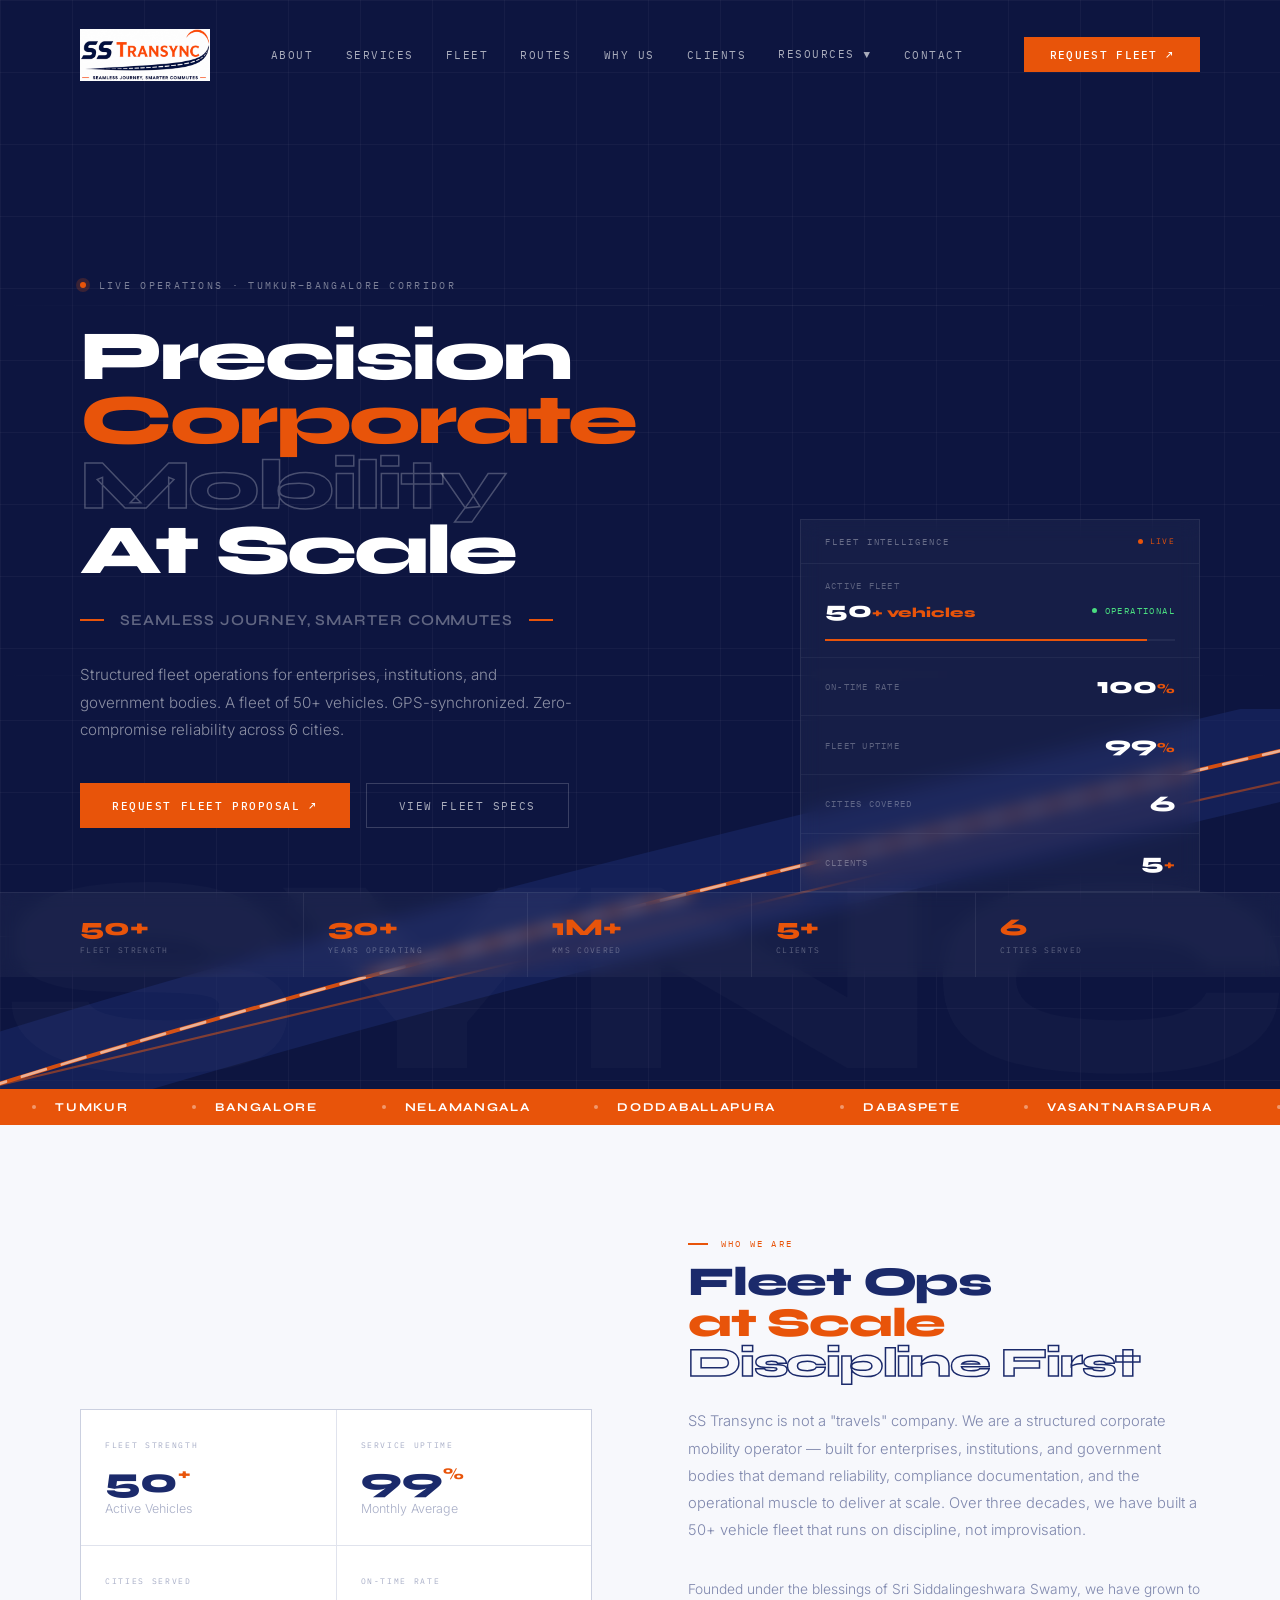
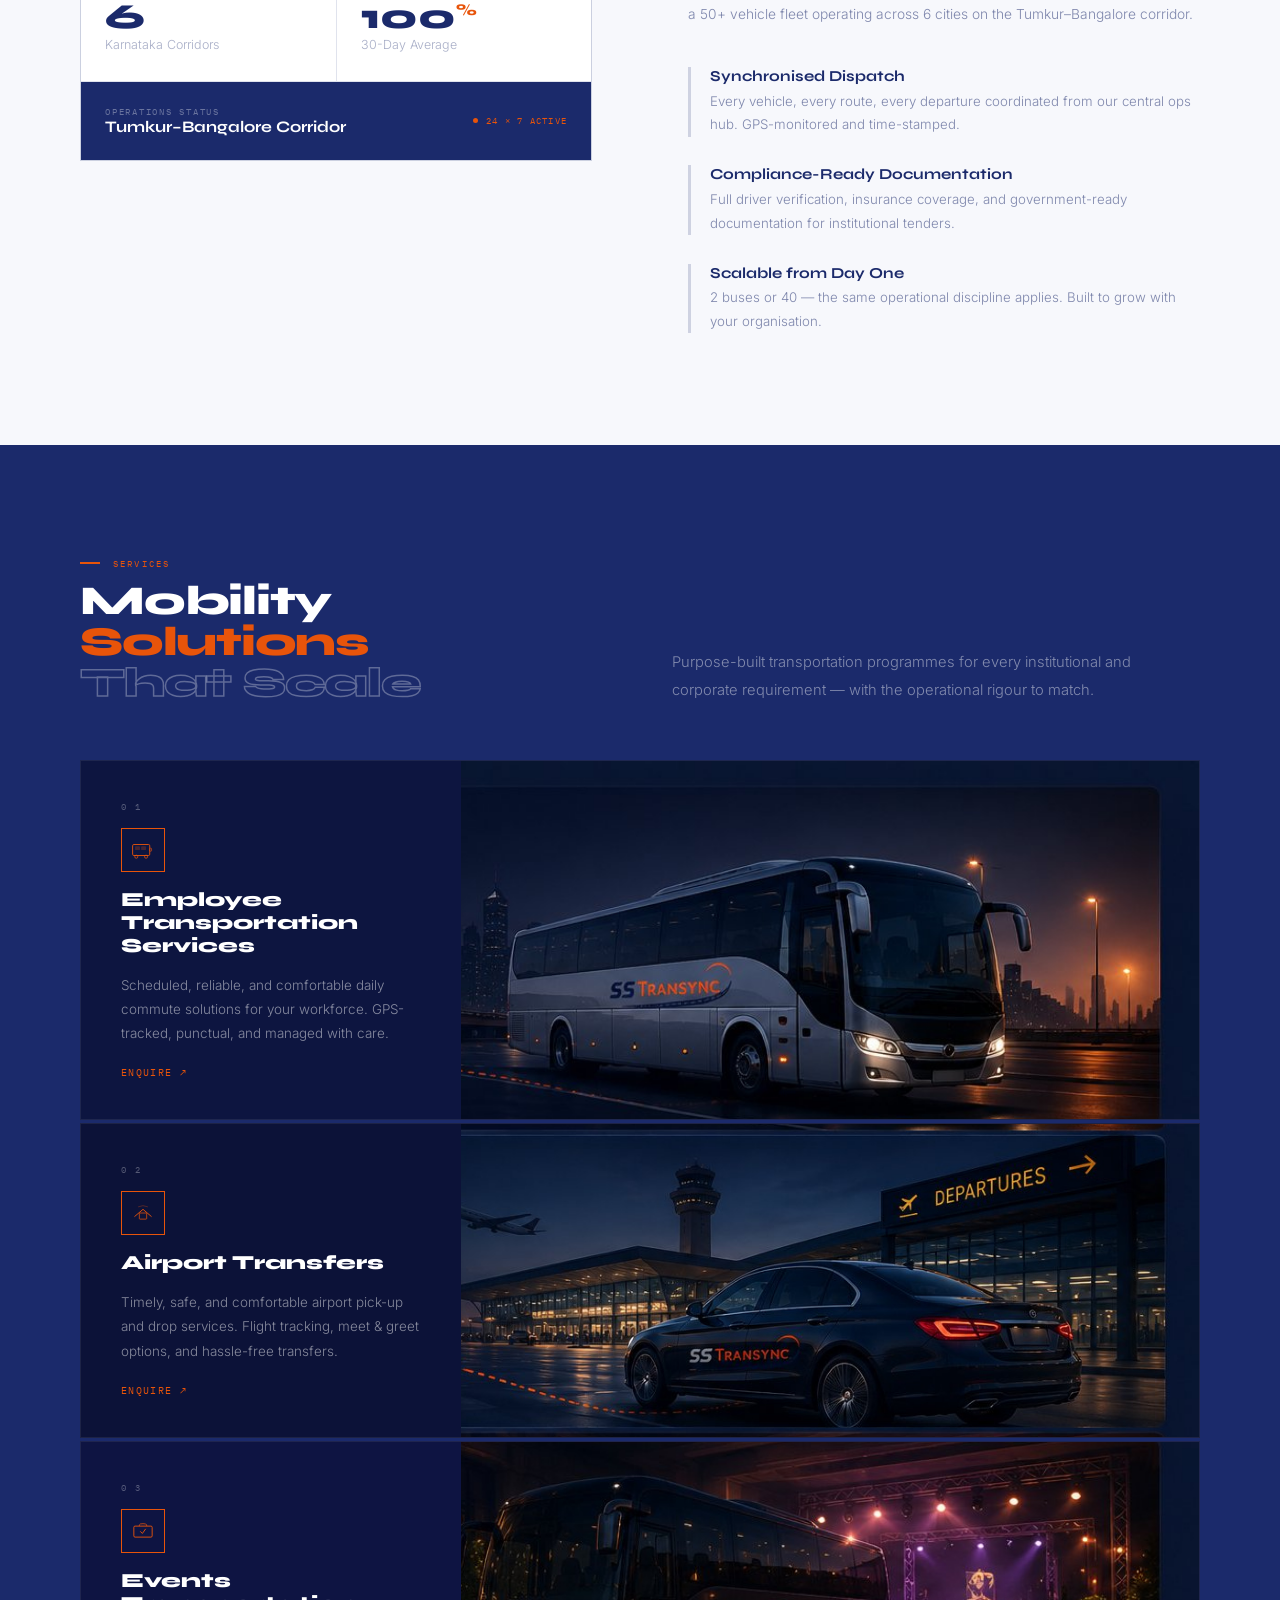
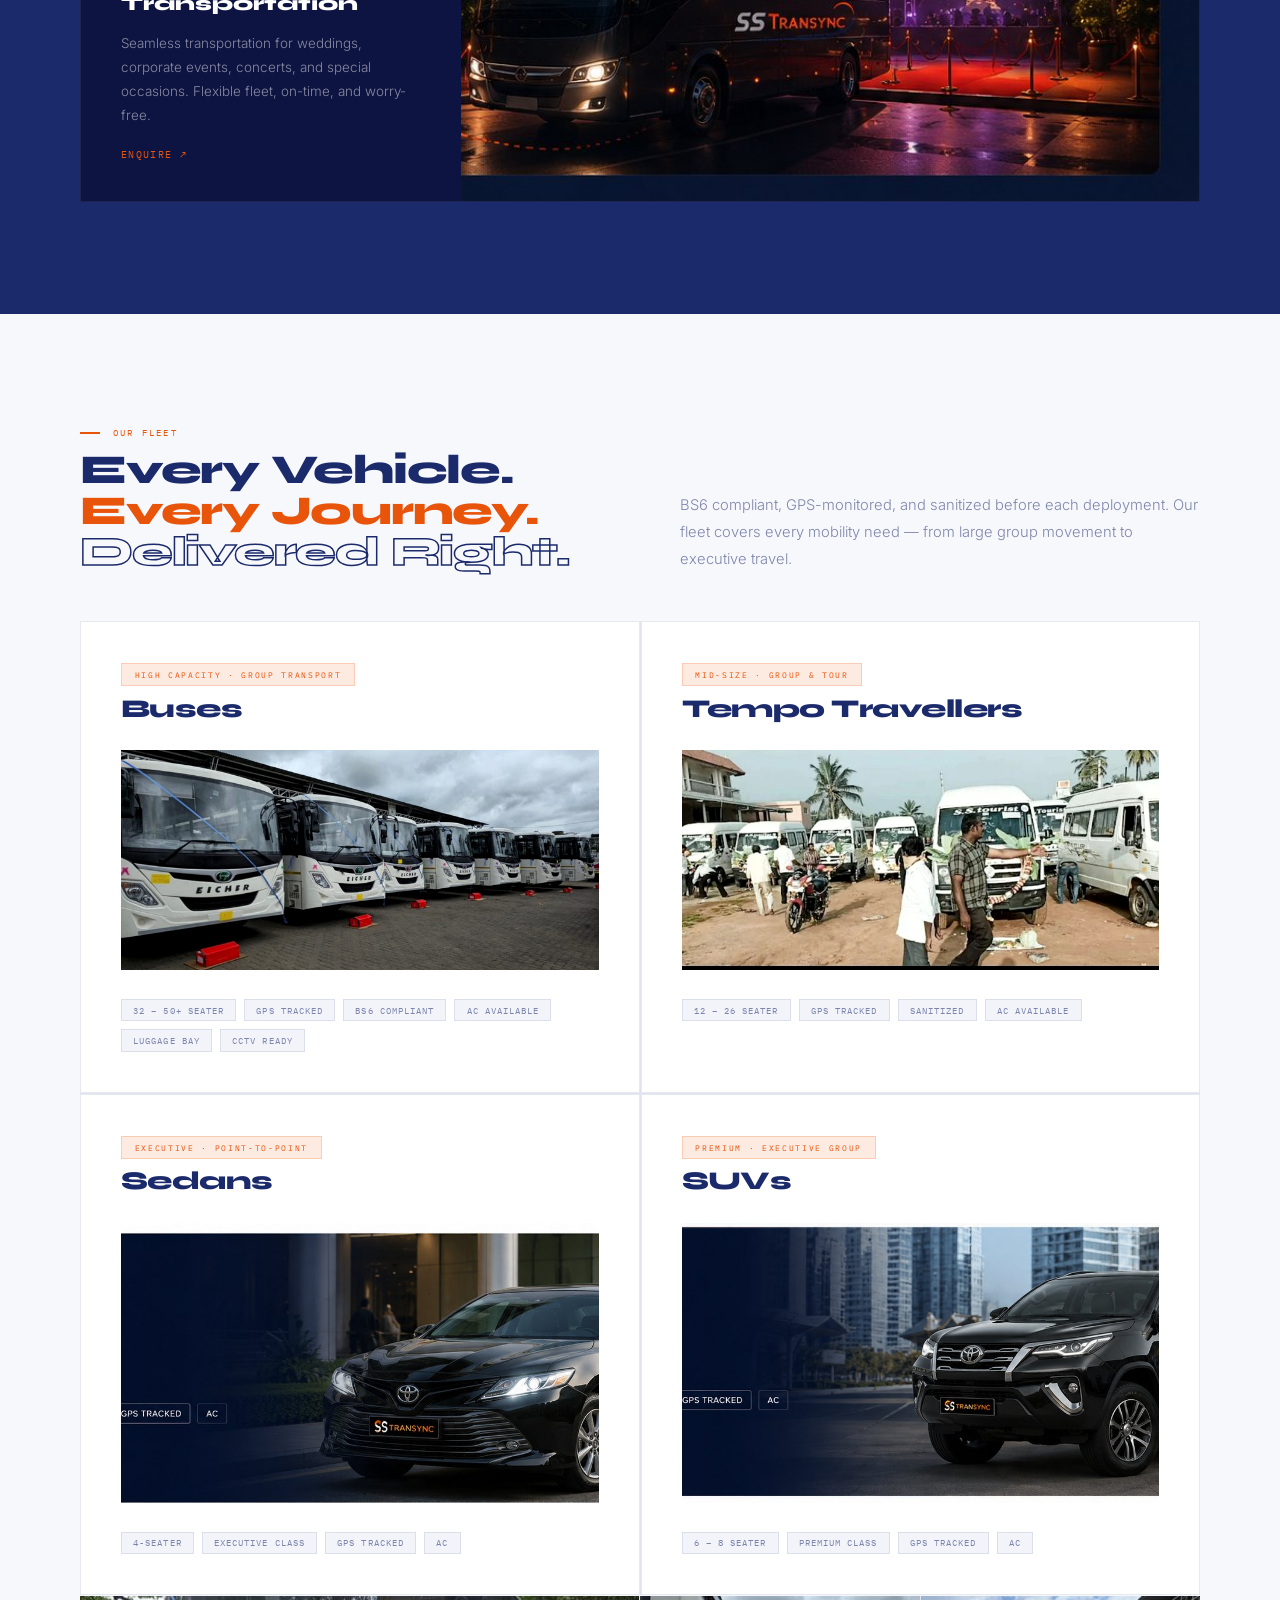
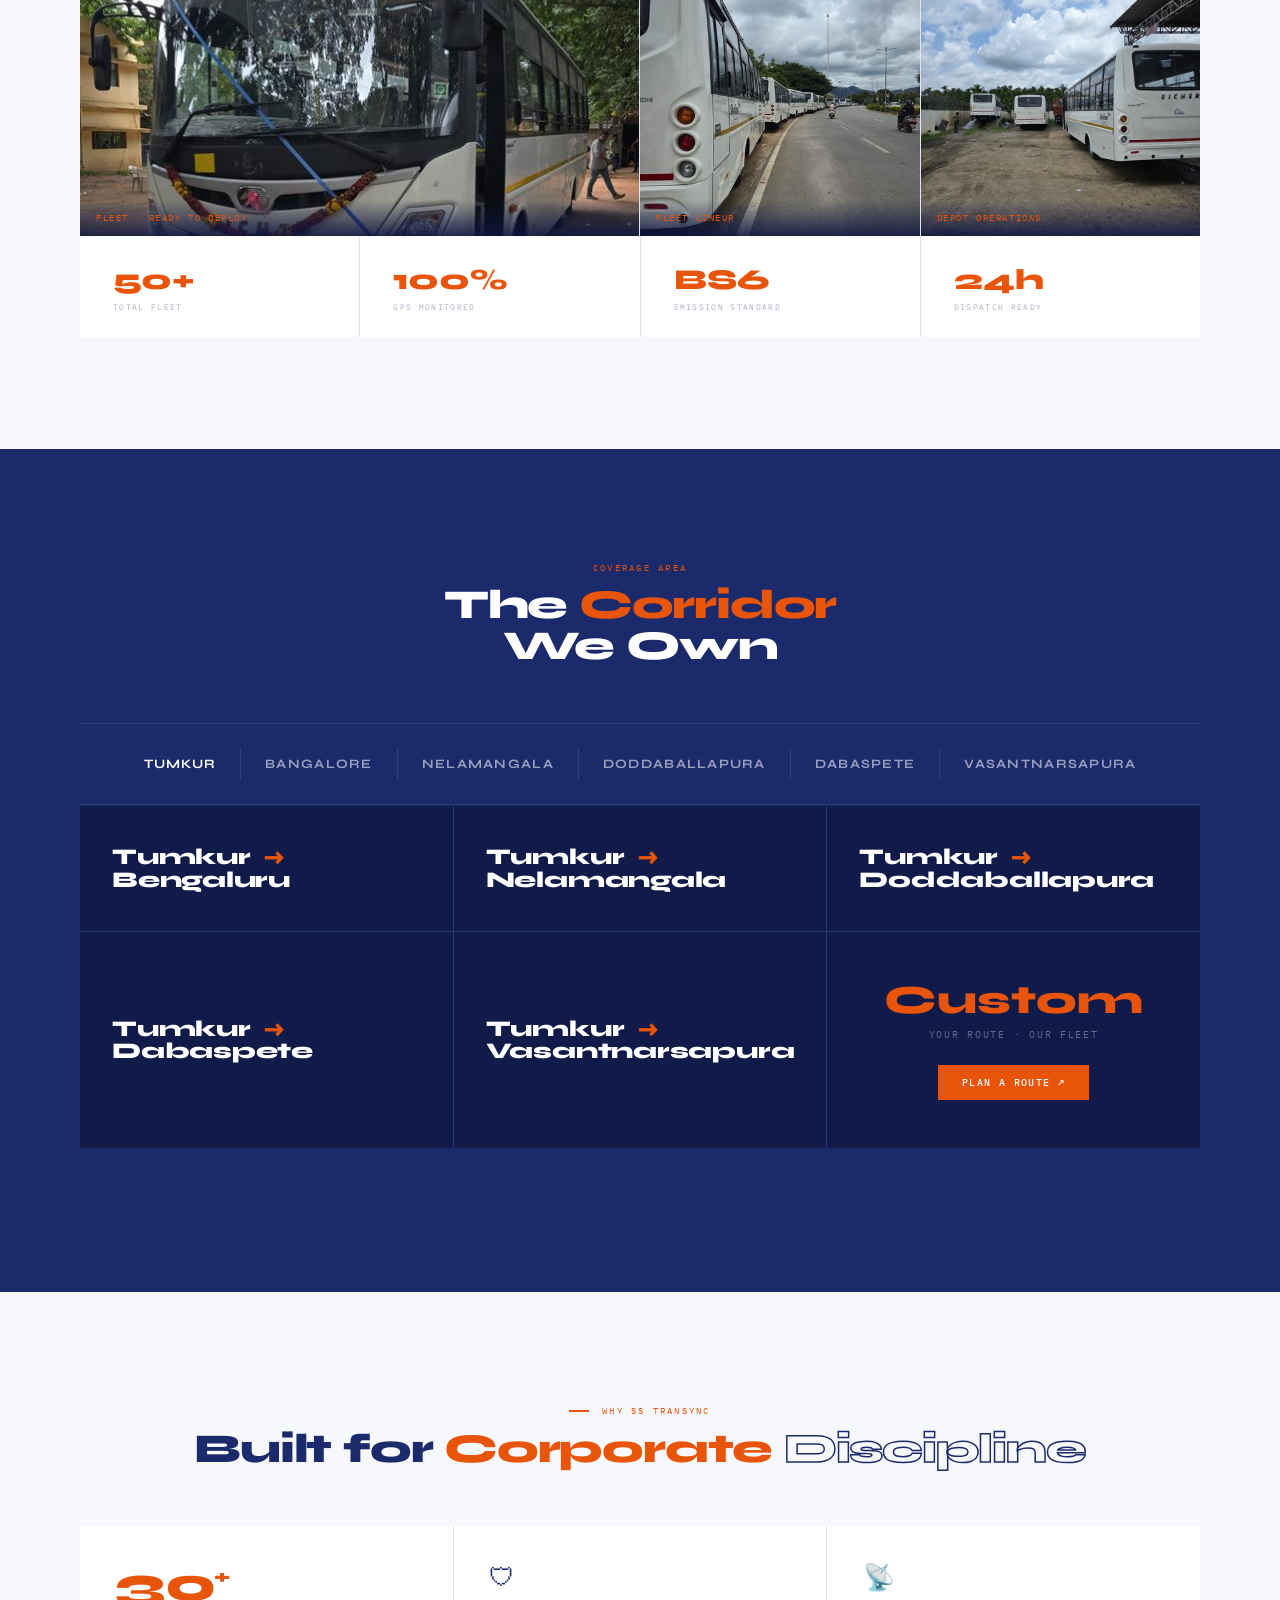
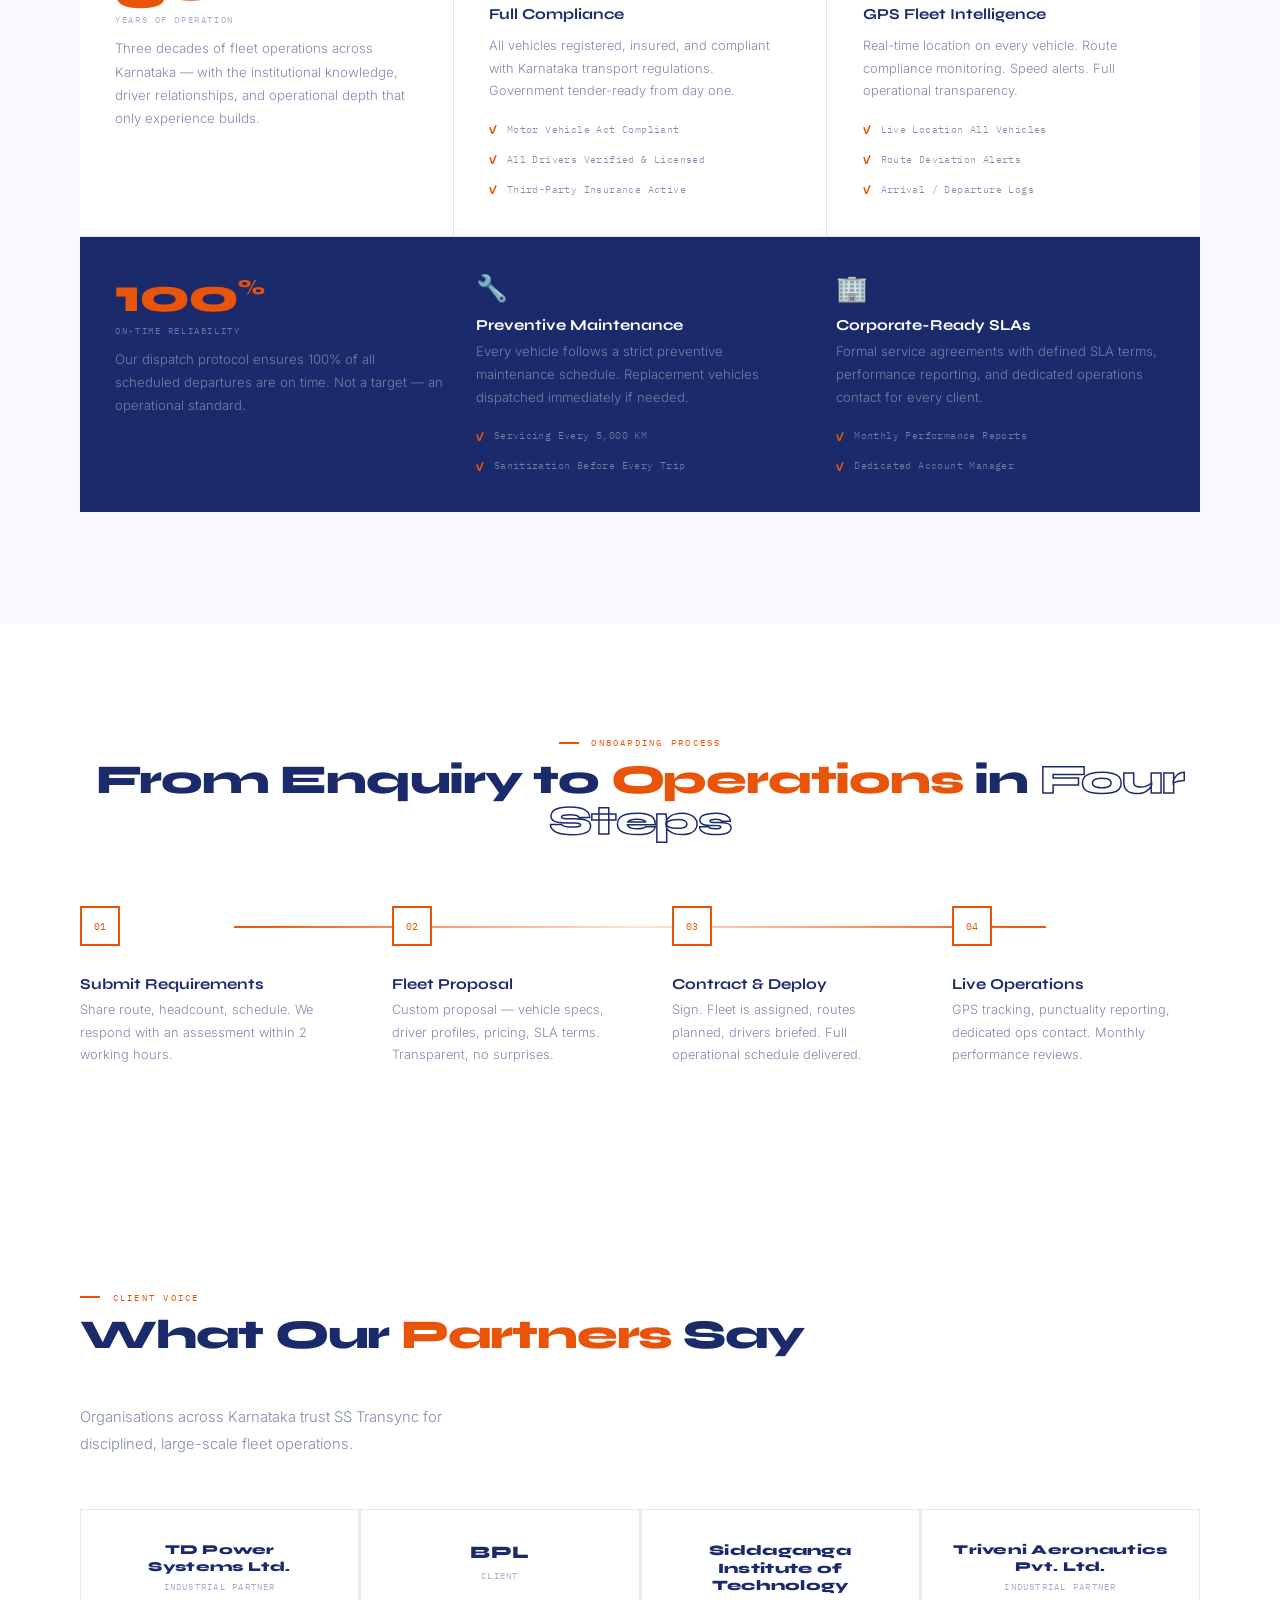
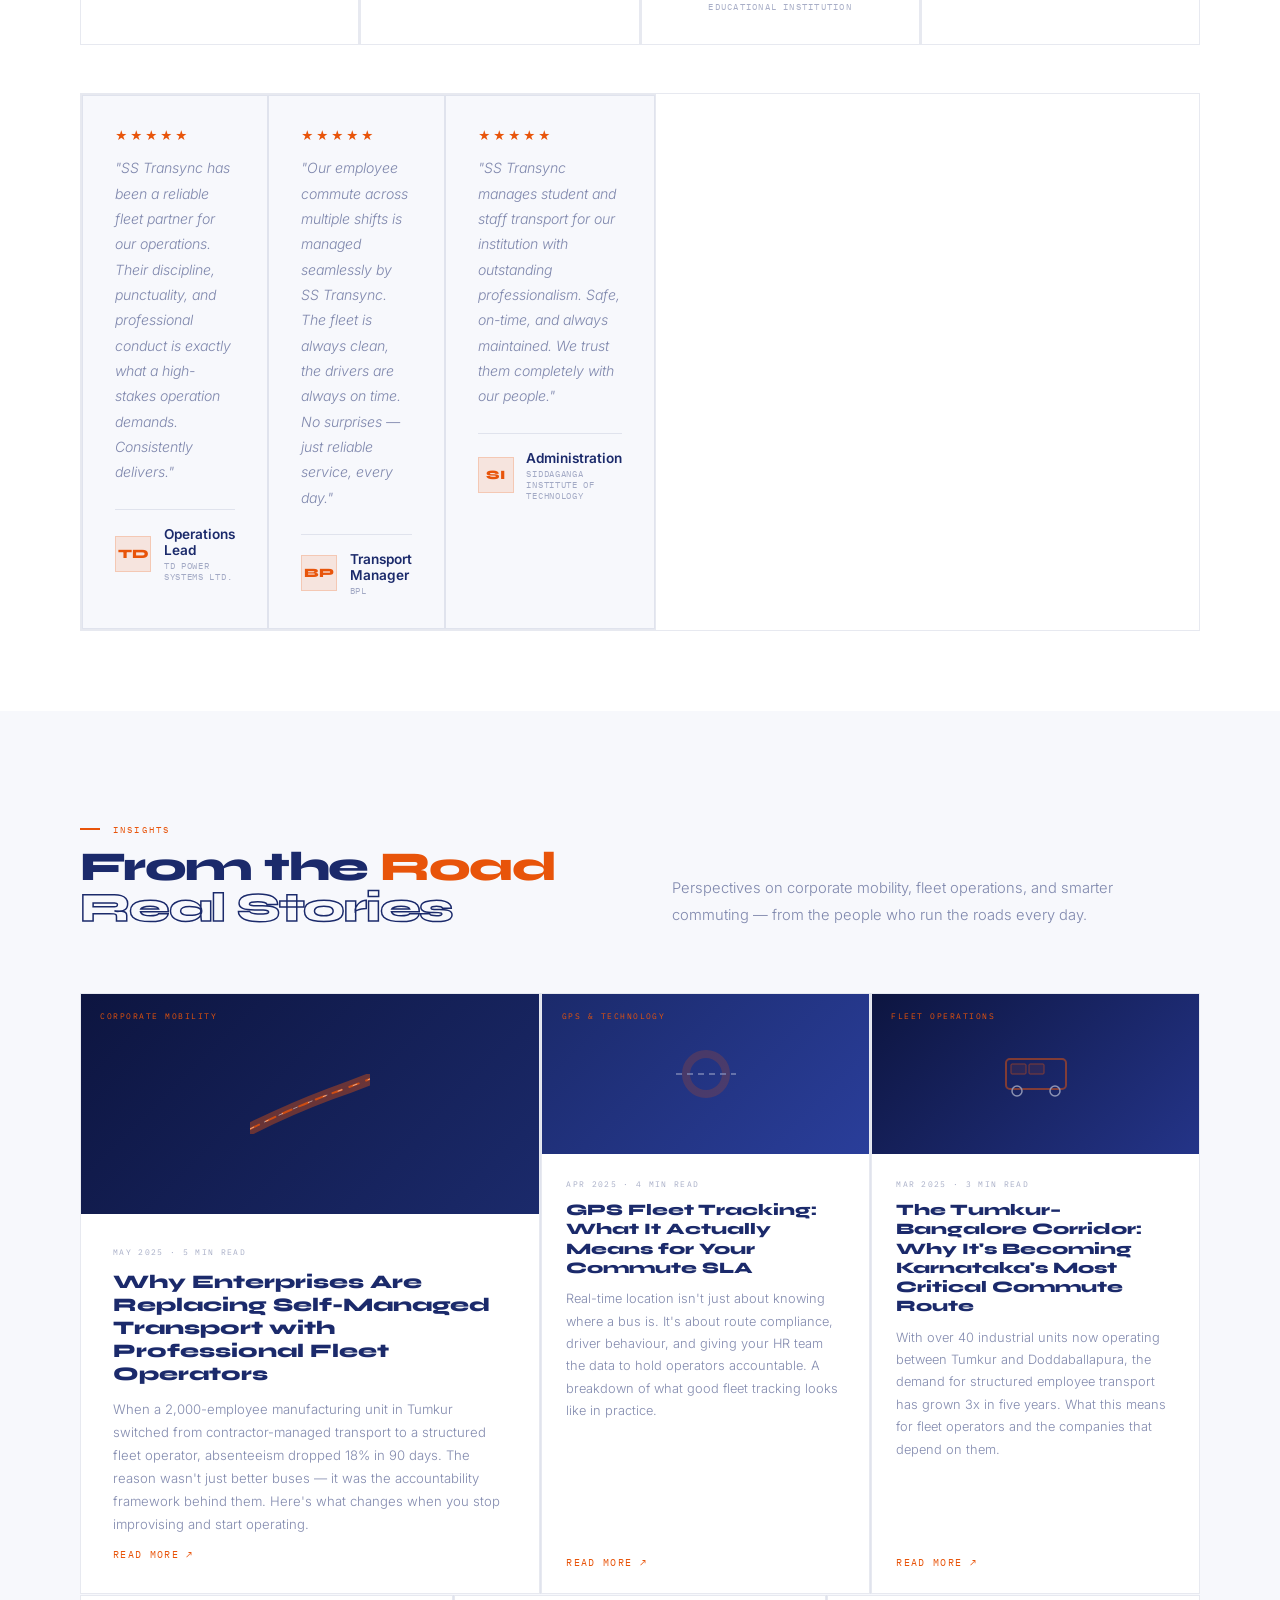
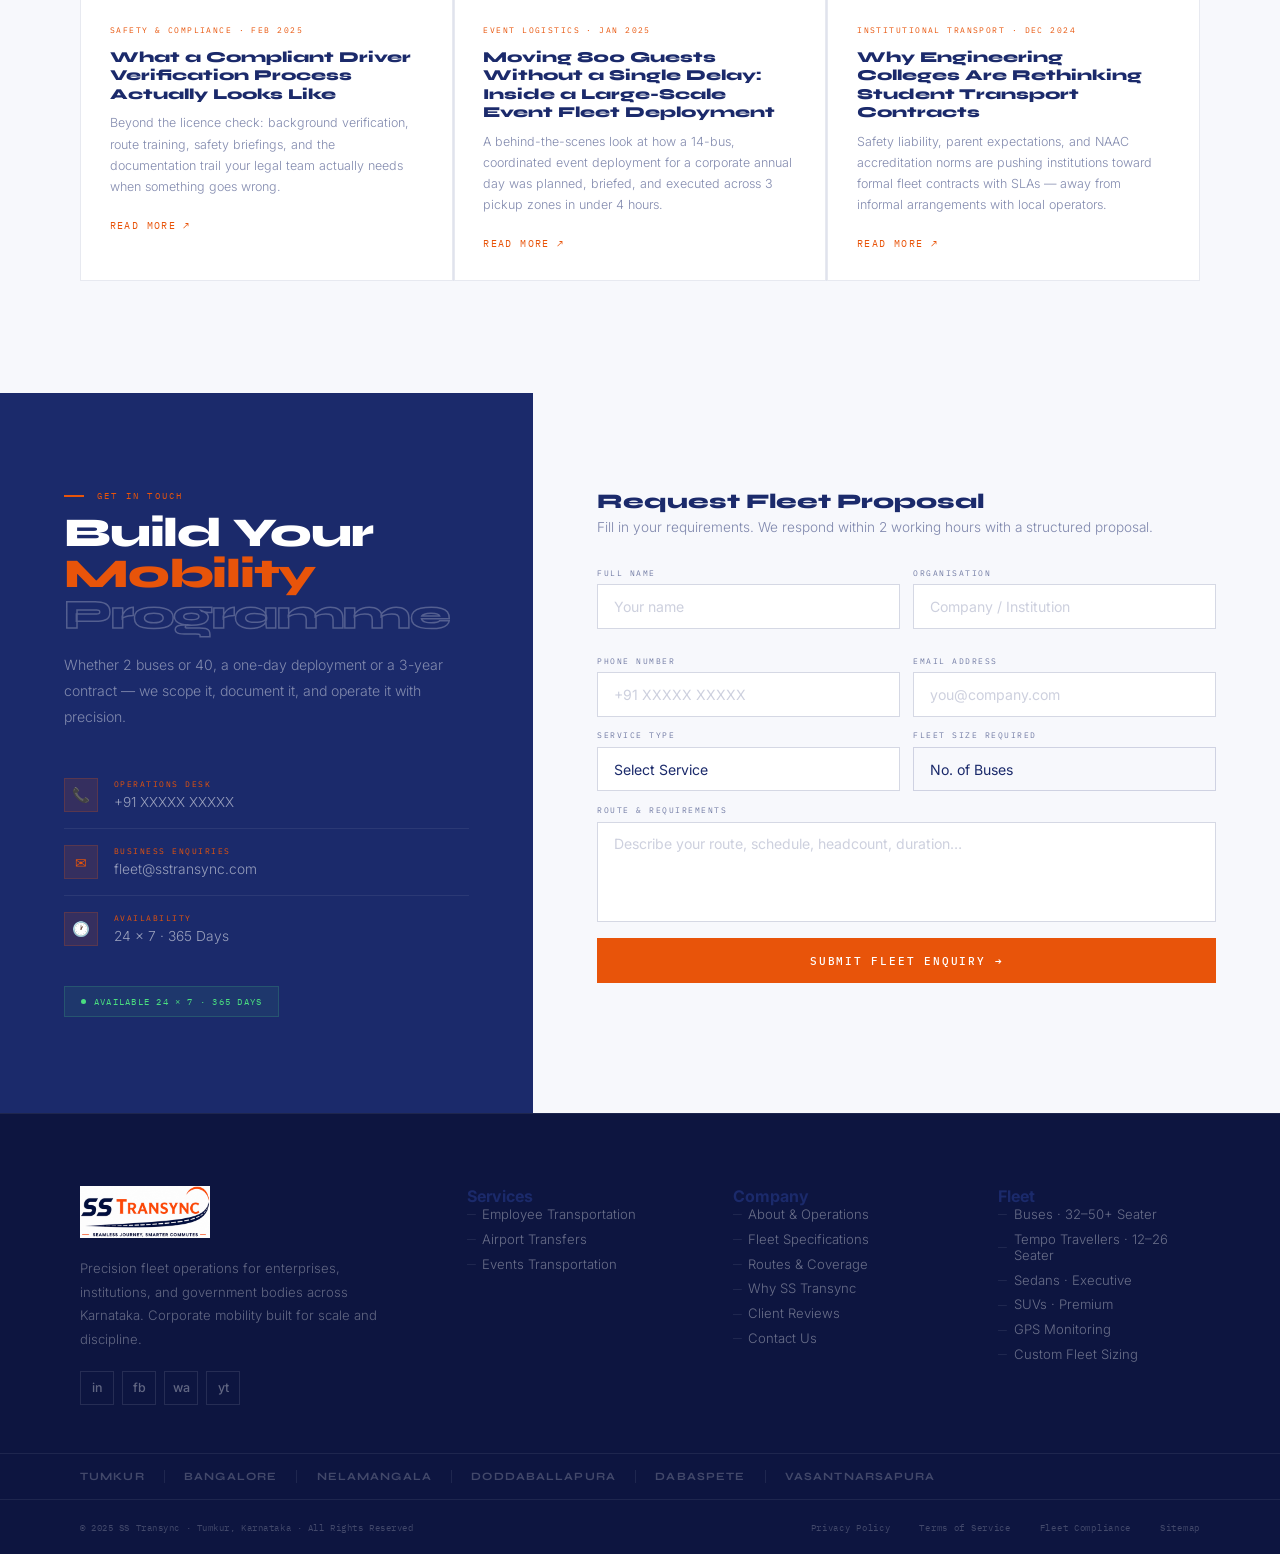
<file: index.html>
<!DOCTYPE html>
<html lang="en">
<head>
<meta charset="UTF-8">
<meta name="viewport" content="width=device-width, initial-scale=1.0">
<meta name="description" content="SS Transync — Seamless Journey, Smarter Commutes. Karnataka's premier Corporate Mobility & Employee Transportation company. Tumkur · Bangalore · Nelamangala · Doddaballapura · Dabaspete · Vasantnarsapura.">
<title>SS Transync | Seamless Journey, Smarter Commutes — Corporate Mobility at Scale</title>
<link rel="preconnect" href="https://fonts.googleapis.com">
<link href="https://fonts.googleapis.com/css2?family=Syne:wght@400;500;600;700;800&family=Inter:wght@300;400;500;600&family=IBM+Plex+Mono:wght@400;500&display=swap" rel="stylesheet">
<link rel="stylesheet" href="css/style.css">
</head>
<body>

<!-- MOBILE NAV -->
<div class="mnav" id="mnav">
  <button class="mnav-x" id="mnav-x">✕</button>
  <a href="#about" onclick="cm()">About</a>
  <a href="#svc" onclick="cm()">Services</a>
  <a href="#fleet" onclick="cm()">Fleet</a>
  <a href="#routes" onclick="cm()">Routes</a>
  <a href="#trust" onclick="cm()">Why Us</a>
  <a href="#blog" onclick="cm()">Blog</a>
  <a href="#contact" onclick="cm()">Contact</a>
</div>

<!-- NAV -->
<nav id="nav">
  <a href="#hero" class="logo-wrap">
    <img src="assets/image-12.png" alt="SS Transync" class="logo-img">
  </a>
  <ul class="nav-links">
    <li><a href="#about">About</a></li>
    <li><a href="#svc">Services</a></li>
    <li><a href="#fleet">Fleet</a></li>
    <li><a href="#routes">Routes</a></li>
    <li><a href="#trust">Why Us</a></li>
    <li><a href="#testi">Clients</a></li>
    <li class="nav-dropdown">
      <a href="#resources" class="nav-drop-trigger">Resources &#9660;</a>
      <div class="nav-drop-menu">
        <a href="#blog">Blogs</a>
      </div>
    </li>
    <li><a href="#contact">Contact</a></li>
  </ul>
  <a href="#contact" class="nav-btn">Request Fleet ↗</a>
  <button class="burger" id="burg" aria-label="Menu"><span></span><span></span><span></span></button>
</nav>

<!-- ═══════ HERO ═══════ -->
<section id="hero">
  <div class="hero-grid"></div>
  <div class="h-rule" style="top:28%"></div>
  <div class="h-rule" style="top:62%"></div>
  <!-- Orange arc from logo motif -->
  <!-- Arc motif from card — prominent orange quarter circle top right -->
  <div class="hero-arc"></div>
  <div class="hero-arc-2"></div>
  <div class="hero-arc-3"></div>
  <!-- Road motif SVG -->
  <!-- Road sweep — brand motif matching business card exactly -->
  <svg class="hero-road" viewBox="0 0 1440 340" preserveAspectRatio="none" fill="none">
    <!-- Road body — thick navy sweep -->
    <path d="M-20 340 Q300 260 700 180 Q1050 110 1480 30" stroke="#1B2A6B" stroke-width="90" opacity="0.55" stroke-linecap="round"/>
    <!-- Road edge top -->
    <path d="M-20 340 Q300 260 700 180 Q1050 110 1480 30" stroke="#E8540A" stroke-width="3.5" opacity="0.9" stroke-linecap="round"/>
    <!-- Road edge bottom offset -->
    <path d="M-20 340 Q320 275 720 200 Q1070 130 1500 55" stroke="#E8540A" stroke-width="2" opacity="0.5" stroke-linecap="round"/>
    <!-- Centre dashed white line -->
    <path d="M-20 340 Q300 260 700 180 Q1050 110 1480 30" stroke="white" stroke-width="2.5" stroke-dasharray="28 18" opacity="0.55" stroke-linecap="round"/>
  </svg>
  <div class="hero-bgword">SYNC</div>

  <div class="hero-inner">
    <!-- LEFT -->
    <div>
      <div class="kicker">
        <div class="k-dot"></div>
        <span class="k-txt">Live Operations · Tumkur–Bangalore Corridor</span>
      </div>

      <h1 class="hero-h1">
        Precision<br>
        <span class="o">Corporate</span><br>
        <span class="ghost">Mobility</span><br>
        At Scale
      </h1>

      <div class="hero-tagline">Seamless Journey, Smarter Commutes</div>

      <p class="hero-sub">
        Structured fleet operations for enterprises, institutions, and government bodies.
        A fleet of 50+ vehicles. GPS-synchronized. Zero-compromise reliability across 6 cities.
      </p>

      <div class="hero-btns">
        <a href="#contact" class="btn-o">Request Fleet Proposal ↗</a>
        <a href="#fleet" class="btn-n">View Fleet Specs</a>
      </div>
    </div>

    <!-- RIGHT — PANEL -->
    <div class="hero-panel">
      <div class="panel-hd">
        <span class="panel-hd-t">Fleet Intelligence</span>
        <div class="live-pill">Live</div>
      </div>
      <div class="panel-row-full">
        <div class="pr-l">Active Fleet</div>
        <div style="display:flex;align-items:center;justify-content:space-between">
          <div class="pr-v">50<span>+ vehicles</span></div>
          <div class="status-ok">Operational</div>
        </div>
        <div class="pr-bar"><div class="pr-fill" style="width:92%"></div></div>
      </div>
      <div class="panel-row">
        <div>
          <div class="pr-l">On-Time Rate</div>
        </div>
        <div class="pr-v">100<span>%</span></div>
      </div>
      <div class="panel-row">
        <div>
          <div class="pr-l">Fleet Uptime</div>
        </div>
        <div class="pr-v">99<span>%</span></div>
      </div>
      <div class="panel-row">
        <div>
          <div class="pr-l">Cities Covered</div>
        </div>
        <div class="pr-v">6</div>
      </div>
      <div class="panel-row" style="border-bottom:none">
        <div>
          <div class="pr-l">Clients</div>
        </div>
        <div class="pr-v">5<span>+</span></div>
      </div>
    </div>
  </div>

  <!-- METRICS BAR -->
  <div class="hero-metrics-bar">
    <div class="hmb-inner">
      <div class="hm"><div class="hm-n">50+</div><div class="hm-l">Fleet Strength</div></div>
      <div class="hm"><div class="hm-n">30+</div><div class="hm-l">Years Operating</div></div>
      <div class="hm"><div class="hm-n">1M+</div><div class="hm-l">KMs Covered</div></div>
      <div class="hm"><div class="hm-n">5+</div><div class="hm-l">Clients</div></div>
      <div class="hm"><div class="hm-n">6</div><div class="hm-l">Cities Served</div></div>
    </div>
  </div>
</section>

<!-- CITIES STRIP -->
<div class="cities-strip">
  <div class="cities-track">
    <div class="city-item"><div class="city-sep"></div>Tumkur</div>
    <div class="city-item"><div class="city-sep"></div>Bangalore</div>
    <div class="city-item"><div class="city-sep"></div>Nelamangala</div>
    <div class="city-item"><div class="city-sep"></div>Doddaballapura</div>
    <div class="city-item"><div class="city-sep"></div>Dabaspete</div>
    <div class="city-item"><div class="city-sep"></div>Vasantnarsapura</div>
    <div class="city-item"><div class="city-sep"></div>Tumkur</div>
    <div class="city-item"><div class="city-sep"></div>Bangalore</div>
    <div class="city-item"><div class="city-sep"></div>Nelamangala</div>
    <div class="city-item"><div class="city-sep"></div>Doddaballapura</div>
    <div class="city-item"><div class="city-sep"></div>Dabaspete</div>
    <div class="city-item"><div class="city-sep"></div>Vasantnarsapura</div>
  </div>
</div>

<!-- ═══════ ABOUT ═══════ -->
<section id="about">
  <div class="c">
    <div class="about-split">
      <div class="rv">
        <div class="ops-dash">
          <div class="od-cell">
            <div class="od-lbl">Fleet Strength</div>
            <div class="od-val">50<sup>+</sup></div>
            <div class="od-sub">Active Vehicles</div>
          </div>
          <div class="od-cell">
            <div class="od-lbl">Service Uptime</div>
            <div class="od-val">99<sup>%</sup></div>
            <div class="od-sub">Monthly Average</div>
          </div>
          <div class="od-cell">
            <div class="od-lbl">Cities Served</div>
            <div class="od-val">6</div>
            <div class="od-sub">Karnataka Corridors</div>
          </div>
          <div class="od-cell">
            <div class="od-lbl">On-Time Rate</div>
            <div class="od-val">100<sup>%</sup></div>
            <div class="od-sub">30-Day Average</div>
          </div>
          <div class="od-full"><div><div class="od-full-t">Operations Status</div><div class="od-full-v">Tumkur–Bangalore Corridor</div></div><div class="od-full-badge">24 × 7 Active</div></div>
        </div>
      </div>
      <div class="rv d2">
        <div class="stag"><span>Who We Are</span></div>
        <h2 class="sh" style="margin-bottom:1.5rem">Fleet Ops<br><span class="o">at Scale</span><br><span class="g">Discipline First</span></h2>
        <p class="sp" style="margin-bottom:2rem">SS Transync is not a "travels" company. We are a structured corporate mobility operator — built for enterprises, institutions, and government bodies that demand reliability, compliance documentation, and the operational muscle to deliver at scale. Over three decades, we have built a 50+ vehicle fleet that runs on discipline, not improvisation.</p>
        <p class="sp" style="font-size:.86rem;margin-bottom:2.5rem">Founded under the blessings of Sri Siddalingeshwara Swamy, we have grown to a 50+ vehicle fleet operating across 6 cities on the Tumkur–Bangalore corridor.</p>
        <div class="about-points">
          <div class="ap">
            <h4>Synchronised Dispatch</h4>
            <p>Every vehicle, every route, every departure coordinated from our central ops hub. GPS-monitored and time-stamped.</p>
          </div>
          <div class="ap">
            <h4>Compliance-Ready Documentation</h4>
            <p>Full driver verification, insurance coverage, and government-ready documentation for institutional tenders.</p>
          </div>
          <div class="ap">
            <h4>Scalable from Day One</h4>
            <p>2 buses or 40 — the same operational discipline applies. Built to grow with your organisation.</p>
          </div>
        </div>
      </div>
    </div>
  </div>
</section>

<!-- ═══════ SERVICES ═══════ -->
<section id="svc" style="background:var(--navy);padding:7rem 0">
  <div class="c">
    <div style="display:grid;grid-template-columns:1fr 1fr;align-items:end;gap:4rem;margin-bottom:3.5rem">
      <div>
        <div class="stag"><span>Services</span></div>
        <h2 class="sh" style="color:var(--white)">Mobility <span class="o">Solutions</span><br><span style="-webkit-text-stroke:1.5px rgba(255,255,255,.3);color:transparent">That Scale</span></h2>
      </div>
      <p class="sp" style="color:rgba(255,255,255,.45);font-weight:300">Purpose-built transportation programmes for every institutional and corporate requirement — with the operational rigour to match.</p>
    </div>

    <!-- Service cards — text LEFT, full-quality image RIGHT, no overlay text -->
    <div style="display:flex;flex-direction:column;gap:3px">

      <!-- 01 Employee Transportation -->
      <div class="svc-img-card rv" style="display:grid;grid-template-columns:380px 1fr;background:#0D1540;border:1px solid rgba(255,255,255,.07);overflow:hidden;min-height:260px">
        <!-- Text panel -->
        <div style="padding:2.5rem;display:flex;flex-direction:column;justify-content:center;gap:1rem">
          <div style="font-family:var(--ff-m);font-size:.55rem;letter-spacing:.2em;color:rgba(255,255,255,.3);text-transform:uppercase">0 1</div>
          <div style="width:44px;height:44px;border:1.5px solid var(--orange);display:flex;align-items:center;justify-content:center;flex-shrink:0">
            <svg width="22" height="18" viewBox="0 0 36 28" fill="none"><rect x="1" y="5" width="28" height="18" rx="2" stroke="#E8540A" stroke-width="1.5"/><rect x="5" y="8" width="8" height="6" rx="1" fill="#E8540A" opacity=".25"/><rect x="15" y="8" width="8" height="6" rx="1" fill="#E8540A" opacity=".25"/><circle cx="7" cy="25" r="2.5" stroke="#E8540A" stroke-width="1.2"/><circle cx="23" cy="25" r="2.5" stroke="#E8540A" stroke-width="1.2"/><rect x="29" y="11" width="3" height="5" rx="1" stroke="#E8540A" stroke-width="1"/></svg>
          </div>
          <div style="font-family:var(--ff-h);font-size:1.25rem;font-weight:800;color:var(--white);line-height:1.15">Employee Transportation<br>Services</div>
          <p style="font-size:.84rem;line-height:1.8;color:rgba(255,255,255,.5);font-weight:300">Scheduled, reliable, and comfortable daily commute solutions for your workforce. GPS-tracked, punctual, and managed with care.</p>
          <a href="#contact" style="display:inline-flex;align-items:center;gap:.5rem;font-family:var(--ff-m);font-size:.6rem;letter-spacing:.14em;text-transform:uppercase;color:var(--orange);text-decoration:none;margin-top:.3rem">Enquire ↗</a>
        </div>
        <!-- Image panel — full quality, no overlay -->
        <div style="overflow:hidden;position:relative">
          <img src="assets/image-2.jpg" alt="Employee Transportation Services" style="width:100%;height:100%;object-fit:cover;object-position:right center;display:block">
        </div>
      </div>

      <!-- 02 Airport Transfers -->
      <div class="svc-img-card rv" style="display:grid;grid-template-columns:380px 1fr;background:#0c1238;border:1px solid rgba(255,255,255,.07);overflow:hidden;min-height:260px">
        <div style="padding:2.5rem;display:flex;flex-direction:column;justify-content:center;gap:1rem">
          <div style="font-family:var(--ff-m);font-size:.55rem;letter-spacing:.2em;color:rgba(255,255,255,.3);text-transform:uppercase">0 2</div>
          <div style="width:44px;height:44px;border:1.5px solid var(--orange);display:flex;align-items:center;justify-content:center;flex-shrink:0">
            <svg width="22" height="18" viewBox="0 0 36 28" fill="none"><path d="M4 20 L18 8 L32 20" stroke="#E8540A" stroke-width="1.5" fill="none"/><rect x="12" y="14" width="12" height="10" rx="1" stroke="#E8540A" stroke-width="1.2"/><path d="M10 4 L18 2 L26 4" stroke="#E8540A" stroke-width="1" fill="none" opacity=".5"/></svg>
          </div>
          <div style="font-family:var(--ff-h);font-size:1.25rem;font-weight:800;color:var(--white);line-height:1.15">Airport Transfers</div>
          <p style="font-size:.84rem;line-height:1.8;color:rgba(255,255,255,.5);font-weight:300">Timely, safe, and comfortable airport pick-up and drop services. Flight tracking, meet &amp; greet options, and hassle-free transfers.</p>
          <a href="#contact" style="display:inline-flex;align-items:center;gap:.5rem;font-family:var(--ff-m);font-size:.6rem;letter-spacing:.14em;text-transform:uppercase;color:var(--orange);text-decoration:none;margin-top:.3rem">Enquire ↗</a>
        </div>
        <div style="overflow:hidden;position:relative">
          <img src="assets/image-3.jpg" alt="Airport Transfers" style="width:100%;height:100%;object-fit:cover;object-position:right center;display:block">
        </div>
      </div>

      <!-- 03 Events Transportation -->
      <div class="svc-img-card rv" style="display:grid;grid-template-columns:380px 1fr;background:#0e1442;border:1px solid rgba(255,255,255,.07);overflow:hidden;min-height:260px">
        <div style="padding:2.5rem;display:flex;flex-direction:column;justify-content:center;gap:1rem">
          <div style="font-family:var(--ff-m);font-size:.55rem;letter-spacing:.2em;color:rgba(255,255,255,.3);text-transform:uppercase">0 3</div>
          <div style="width:44px;height:44px;border:1.5px solid var(--orange);display:flex;align-items:center;justify-content:center;flex-shrink:0">
            <svg width="22" height="18" viewBox="0 0 36 28" fill="none"><rect x="3" y="6" width="30" height="18" rx="2" stroke="#E8540A" stroke-width="1.5"/><path d="M12 6 V4 Q12 2 18 2 Q24 2 24 4 V6" stroke="#E8540A" stroke-width="1.2" fill="none"/><path d="M14 15 L17 18 L22 11" stroke="#E8540A" stroke-width="1.5" stroke-linecap="round" stroke-linejoin="round"/></svg>
          </div>
          <div style="font-family:var(--ff-h);font-size:1.25rem;font-weight:800;color:var(--white);line-height:1.15">Events Transportation</div>
          <p style="font-size:.84rem;line-height:1.8;color:rgba(255,255,255,.5);font-weight:300">Seamless transportation for weddings, corporate events, concerts, and special occasions. Flexible fleet, on-time, and worry-free.</p>
          <a href="#contact" style="display:inline-flex;align-items:center;gap:.5rem;font-family:var(--ff-m);font-size:.6rem;letter-spacing:.14em;text-transform:uppercase;color:var(--orange);text-decoration:none;margin-top:.3rem">Enquire ↗</a>
        </div>
        <div style="overflow:hidden;position:relative">
          <img src="assets/image-4.jpg" alt="Events Transportation" style="width:100%;height:100%;object-fit:cover;object-position:right center;display:block">
        </div>
      </div>

    </div>
  </div>
</section>

<!-- ═══════ FLEET ═══════ -->
<section id="fleet">
  <div class="c">
    <div class="fleet-hd">
      <div>
        <div class="stag"><span>Our Fleet</span></div>
        <h2 class="sh rv">Every Vehicle.<br><span class="o">Every Journey.</span><br><span class="g">Delivered Right.</span></h2>
      </div>
      <p class="sp rv d1">BS6 compliant, GPS-monitored, and sanitized before each deployment. Our fleet covers every mobility need — from large group movement to executive travel.</p>
    </div>

    <!-- 4-vehicle type grid -->
    <div style="display:grid;grid-template-columns:1fr 1fr;gap:1px;background:var(--border);margin-bottom:1px" class="rv">
      <!-- BUS -->
      <div class="fc">
        <div>
          <div class="fc-badge">High Capacity · Group Transport</div>
          <div class="fc-name" style="margin-top:.6rem">Buses</div>
        </div>
        <div style="width:100%;height:220px;overflow:hidden;background:var(--light-bg)">
          <img src="assets/image-5.jpg" alt="SS Transync Bus Fleet" style="width:100%;height:100%;object-fit:cover;filter:saturate(0.9) contrast(1.05);transition:transform .6s" onmouseover="this.style.transform='scale(1.04)'" onmouseout="this.style.transform='scale(1)'">
        </div>
        <div class="fc-specs">
          <span class="spec">32 – 50+ Seater</span>
          <span class="spec">GPS Tracked</span>
          <span class="spec">BS6 Compliant</span>
          <span class="spec">AC Available</span>
          <span class="spec">Luggage Bay</span>
          <span class="spec">CCTV Ready</span>
        </div>
      </div>
      <!-- TT / TEMPO TRAVELLER -->
      <div class="fc">
        <div>
          <div class="fc-badge">Mid-Size · Group & Tour</div>
          <div class="fc-name" style="margin-top:.6rem">Tempo Travellers</div>
        </div>
        <div style="width:100%;height:220px;overflow:hidden;background:var(--light-bg)">
          <img src="assets/image-6.jpg" alt="SS Transync Tempo Travellers" style="width:100%;height:100%;object-fit:cover;filter:saturate(0.9) contrast(1.05);transition:transform .6s" onmouseover="this.style.transform='scale(1.04)'" onmouseout="this.style.transform='scale(1)'">
        </div>
        <div class="fc-specs">
          <span class="spec">12 – 26 Seater</span>
          <span class="spec">GPS Tracked</span>
          <span class="spec">Sanitized</span>
          <span class="spec">AC Available</span>
        </div>
      </div>
      <!-- SEDAN -->
      <div class="fc">
        <div>
          <div class="fc-badge">Executive · Point-to-Point</div>
          <div class="fc-name" style="margin-top:.6rem">Sedans</div>
        </div>
        <div style="width:100%;height:280px;overflow:hidden;position:relative">
          <img src="assets/image-7.jpg" alt="SS Transync Executive Sedan" style="width:100%;height:100%;object-fit:cover;object-position:center;display:block">
        </div>
        <div class="fc-specs">
          <span class="spec">4-Seater</span>
          <span class="spec">Executive Class</span>
          <span class="spec">GPS Tracked</span>
          <span class="spec">AC</span>
        </div>
      </div>
      <!-- SUV -->
      <div class="fc">
        <div>
          <div class="fc-badge">Premium · Executive Group</div>
          <div class="fc-name" style="margin-top:.6rem">SUVs</div>
        </div>
        <div style="width:100%;height:280px;overflow:hidden;position:relative">
          <img src="assets/image-8.jpg" alt="SS Transync Premium SUV" style="width:100%;height:100%;object-fit:cover;object-position:center;display:block">
        </div>
        <div class="fc-specs">
          <span class="spec">6 – 8 Seater</span>
          <span class="spec">Premium Class</span>
          <span class="spec">GPS Tracked</span>
          <span class="spec">AC</span>
        </div>
      </div>
    </div>

    <!-- Fleet photo gallery strip -->
    <div style="display:grid;grid-template-columns:2fr 1fr 1fr;gap:1px;background:var(--border);margin-bottom:1px" class="rv">
      <div style="height:240px;overflow:hidden;position:relative">
        <img src="assets/image-9.jpg" alt="SS Transync Fleet" style="width:100%;height:100%;object-fit:cover;transition:transform .7s" onmouseover="this.style.transform='scale(1.05)'" onmouseout="this.style.transform='scale(1)'">
        <div style="position:absolute;bottom:0;left:0;right:0;padding:.8rem 1rem;background:linear-gradient(transparent,rgba(13,21,64,0.85));font-family:var(--ff-m);font-size:.55rem;letter-spacing:.18em;text-transform:uppercase;color:var(--orange)">Fleet · Ready to Deploy</div>
      </div>
      <div style="height:240px;overflow:hidden;position:relative">
        <img src="assets/image-10.jpg" alt="SS Transync Bus Fleet Lineup" style="width:100%;height:100%;object-fit:cover;transition:transform .7s" onmouseover="this.style.transform='scale(1.05)'" onmouseout="this.style.transform='scale(1)'">
        <div style="position:absolute;bottom:0;left:0;right:0;padding:.8rem 1rem;background:linear-gradient(transparent,rgba(13,21,64,0.85));font-family:var(--ff-m);font-size:.55rem;letter-spacing:.18em;text-transform:uppercase;color:var(--orange)">Fleet Lineup</div>
      </div>
      <div style="height:240px;overflow:hidden;position:relative">
        <img src="assets/image-11.jpg" alt="SS Transync Fleet Depot" style="width:100%;height:100%;object-fit:cover;transition:transform .7s" onmouseover="this.style.transform='scale(1.05)'" onmouseout="this.style.transform='scale(1)'">
        <div style="position:absolute;bottom:0;left:0;right:0;padding:.8rem 1rem;background:linear-gradient(transparent,rgba(13,21,64,0.85));font-family:var(--ff-m);font-size:.55rem;letter-spacing:.18em;text-transform:uppercase;color:var(--orange)">Depot Operations</div>
      </div>
    </div>

    <div class="fleet-metrics rv">
      <div class="fm"><div class="fm-n">50+</div><div class="fm-l">Total Fleet</div></div>
      <div class="fm"><div class="fm-n">100%</div><div class="fm-l">GPS Monitored</div></div>
      <div class="fm"><div class="fm-n">BS6</div><div class="fm-l">Emission Standard</div></div>
      <div class="fm"><div class="fm-n">24h</div><div class="fm-l">Dispatch Ready</div></div>
    </div>
  </div>
</section>

<!-- ═══════ ROUTES ═══════ -->
<section id="routes" style="background:var(--navy)">
  <div class="c">
    <div class="routes-hd-wrap rv">
      <div class="stag" style="justify-content:center"><span>Coverage Area</span></div>
      <h2 class="sh" style="color:var(--white);text-align:center">The <span class="o">Corridor</span><br>We Own</h2>
    </div>
    <div class="cities-row rv">
      <div class="city-pill active">Tumkur</div>
      <div class="city-pill">Bangalore</div>
      <div class="city-pill">Nelamangala</div>
      <div class="city-pill">Doddaballapura</div>
      <div class="city-pill">Dabaspete</div>
      <div class="city-pill">Vasantnarsapura</div>
    </div>
    <div class="routes-grid" style="margin-top:1px">
      <div class="route-card rv">
        <div class="route-hub">Tumkur <span>→</span> Bengaluru</div>
      </div>
      <div class="route-card rv d1">
        <div class="route-hub">Tumkur <span>→</span> Nelamangala</div>
      </div>
      <div class="route-card rv d2">
        <div class="route-hub">Tumkur <span>→</span> Doddaballapura</div>
      </div>
      <div class="route-card rv">
        <div class="route-hub">Tumkur <span>→</span> Dabaspete</div>
      </div>
      <div class="route-card rv d1">
        <div class="route-hub">Tumkur <span>→</span> Vasantnarsapura</div>
      </div>
      <div class="route-card rv d2" style="display:flex;flex-direction:column;justify-content:center;align-items:center;text-align:center;padding:3rem 2rem">
        <div style="font-family:var(--ff-h);font-size:2.5rem;font-weight:800;color:var(--orange);line-height:1">Custom</div>
        <div style="font-family:var(--ff-m);font-size:.6rem;letter-spacing:.18em;text-transform:uppercase;color:rgba(255,255,255,.35);margin-top:.5rem">Your Route · Our Fleet</div>
        <a href="#contact" class="btn-o" style="margin-top:1.5rem;font-size:.62rem;padding:.7rem 1.5rem">Plan a Route ↗</a>
      </div>
    </div>
  </div>
</section>

<!-- ═══════ TRUST ═══════ -->
<section id="trust">
  <div class="c">
    <div class="trust-hd rv">
      <div class="stag" style="justify-content:center"><span>Why SS Transync</span></div>
      <h2 class="sh" style="text-align:center">Built for <span class="o">Corporate</span> <span class="g">Discipline</span></h2>
    </div>
    <div class="trust-grid">
      <div class="tb rv">
        <div class="tb-n">30<sup>+</sup></div>
        <div class="tb-lbl">Years of Operation</div>
        <p class="tb-desc">Three decades of fleet operations across Karnataka — with the institutional knowledge, driver relationships, and operational depth that only experience builds.</p>
      </div>
      <div class="tb rv d1">
        <div class="tb-ico">🛡</div>
        <div class="tb-tit">Full Compliance</div>
        <p class="tb-desc" style="font-size:.8rem">All vehicles registered, insured, and compliant with Karnataka transport regulations. Government tender-ready from day one.</p>
        <ul class="check-list">
          <li>Motor Vehicle Act Compliant</li>
          <li>All Drivers Verified & Licensed</li>
          <li>Third-Party Insurance Active</li>
        </ul>
      </div>
      <div class="tb rv d2">
        <div class="tb-ico">📡</div>
        <div class="tb-tit">GPS Fleet Intelligence</div>
        <p class="tb-desc" style="font-size:.8rem">Real-time location on every vehicle. Route compliance monitoring. Speed alerts. Full operational transparency.</p>
        <ul class="check-list">
          <li>Live Location All Vehicles</li>
          <li>Route Deviation Alerts</li>
          <li>Arrival / Departure Logs</li>
        </ul>
      </div>
      <div class="tb tb-wide rv" style="background:var(--navy)">
        <div>
          <div class="tb-n" style="color:var(--orange)">100<sup>%</sup></div>
          <div class="tb-lbl" style="color:rgba(255,255,255,.35)">On-Time Reliability</div>
          <p style="font-size:.82rem;line-height:1.75;color:rgba(255,255,255,.4);font-weight:300;margin-top:.8rem">Our dispatch protocol ensures 100% of all scheduled departures are on time. Not a target — an operational standard.</p>
        </div>
        <div>
          <div class="tb-ico">🔧</div>
          <div class="tb-tit" style="color:var(--white)">Preventive Maintenance</div>
          <p style="font-size:.82rem;line-height:1.75;color:rgba(255,255,255,.4);font-weight:300;margin-top:.4rem">Every vehicle follows a strict preventive maintenance schedule. Replacement vehicles dispatched immediately if needed.</p>
          <ul class="check-list">
            <li><span style="color:rgba(255,255,255,.4)">Servicing Every 5,000 KM</span></li>
            <li><span style="color:rgba(255,255,255,.4)">Sanitization Before Every Trip</span></li>
          </ul>
        </div>
        <div>
          <div class="tb-ico">🏢</div>
          <div class="tb-tit" style="color:var(--white)">Corporate-Ready SLAs</div>
          <p style="font-size:.82rem;line-height:1.75;color:rgba(255,255,255,.4);font-weight:300;margin-top:.4rem">Formal service agreements with defined SLA terms, performance reporting, and dedicated operations contact for every client.</p>
          <ul class="check-list">
            <li><span style="color:rgba(255,255,255,.4)">Monthly Performance Reports</span></li>
            <li><span style="color:rgba(255,255,255,.4)">Dedicated Account Manager</span></li>
          </ul>
        </div>
      </div>
    </div>
  </div>
</section>

<!-- ═══════ PROCESS ═══════ -->
<section id="process">
  <div class="c">
    <div class="proc-hd rv">
      <div class="stag" style="justify-content:center"><span>Onboarding Process</span></div>
      <h2 class="sh">From Enquiry to <span class="o">Operations</span> in <span class="g">Four Steps</span></h2>
    </div>
    <div class="proc-row">
      <div class="ps rv"><div class="ps-n">01</div><div class="ps-h">Submit Requirements</div><p class="ps-p">Share route, headcount, schedule. We respond with an assessment within 2 working hours.</p></div>
      <div class="ps rv d1"><div class="ps-n">02</div><div class="ps-h">Fleet Proposal</div><p class="ps-p">Custom proposal — vehicle specs, driver profiles, pricing, SLA terms. Transparent, no surprises.</p></div>
      <div class="ps rv d2"><div class="ps-n">03</div><div class="ps-h">Contract & Deploy</div><p class="ps-p">Sign. Fleet is assigned, routes planned, drivers briefed. Full operational schedule delivered.</p></div>
      <div class="ps rv d3"><div class="ps-n">04</div><div class="ps-h">Live Operations</div><p class="ps-p">GPS tracking, punctuality reporting, dedicated ops contact. Monthly performance reviews.</p></div>
    </div>
  </div>
</section>

<!-- ═══════ TESTIMONIALS ═══════ -->
<section id="testi" style="background:var(--white);padding-bottom:5rem">
  <div class="c">
    <div style="margin-bottom:3rem">
      <div class="stag rv"><span>Client Voice</span></div>
      <div style="display:flex;align-items:flex-end;justify-content:space-between;gap:3rem;flex-wrap:wrap">
        <h2 class="sh rv">What Our <span class="o">Partners</span> Say</h2>
        <p class="sp rv d2" style="max-width:400px;margin-bottom:.2rem">Organisations across Karnataka trust SS Transync for disciplined, large-scale fleet operations.</p>
      </div>
    </div>
    <!-- Clients we serve -->
    <div style="display:grid;grid-template-columns:repeat(4,1fr);gap:1px;background:var(--border);margin-bottom:3rem" class="rv">
      <div style="background:var(--white);padding:2rem 1.5rem;text-align:center;transition:background .3s;border:1px solid var(--border)" onmouseover="this.style.background='var(--off-white)'" onmouseout="this.style.background='var(--white)'">
        <div style="font-family:var(--ff-h);font-size:.85rem;font-weight:800;color:var(--navy);letter-spacing:.02em;line-height:1.2">TD Power<br>Systems Ltd.</div>
        <div style="font-family:var(--ff-m);font-size:.55rem;letter-spacing:.14em;text-transform:uppercase;color:var(--fog-2);margin-top:.4rem">Industrial Partner</div>
      </div>
      <div style="background:var(--white);padding:2rem 1.5rem;text-align:center;transition:background .3s;border:1px solid var(--border)" onmouseover="this.style.background='var(--off-white)'" onmouseout="this.style.background='var(--white)'">
        <div style="font-family:var(--ff-h);font-size:1.1rem;font-weight:800;color:var(--navy);letter-spacing:.04em">BPL</div>
        <div style="font-family:var(--ff-m);font-size:.55rem;letter-spacing:.14em;text-transform:uppercase;color:var(--fog-2);margin-top:.4rem">Client</div>
      </div>
      <div style="background:var(--white);padding:2rem 1.5rem;text-align:center;transition:background .3s;border:1px solid var(--border)" onmouseover="this.style.background='var(--off-white)'" onmouseout="this.style.background='var(--white)'">
        <div style="font-family:var(--ff-h);font-size:.9rem;font-weight:800;color:var(--navy);letter-spacing:.02em;line-height:1.2">Siddaganga<br>Institute of Technology</div>
        <div style="font-family:var(--ff-m);font-size:.55rem;letter-spacing:.14em;text-transform:uppercase;color:var(--fog-2);margin-top:.4rem">Educational Institution</div>
      </div>
      <div style="background:var(--white);padding:2rem 1.5rem;text-align:center;transition:background .3s;border:1px solid var(--border)" onmouseover="this.style.background='var(--off-white)'" onmouseout="this.style.background='var(--white)'">
        <div style="font-family:var(--ff-h);font-size:.85rem;font-weight:800;color:var(--navy);letter-spacing:.02em;line-height:1.2">Triveni Aeronautics<br>Pvt. Ltd.</div>
        <div style="font-family:var(--ff-m);font-size:.55rem;letter-spacing:.14em;text-transform:uppercase;color:var(--fog-2);margin-top:.4rem">Industrial Partner</div>
      </div>
    </div>

    <div class="testi-grid"    </div>

    <div class="testi-grid">
      <div class="tc rv">
        <div class="tc-stars">★★★★★</div>
        <p class="tc-q">"SS Transync has been a reliable fleet partner for our operations. Their discipline, punctuality, and professional conduct is exactly what a high-stakes operation demands. Consistently delivers."</p>
        <div class="tc-div"></div>
        <div class="tc-auth"><div class="tc-av">TD</div><div><div class="tc-name">Operations Lead</div><div class="tc-role">TD Power Systems Ltd.</div></div></div>
      </div>
      <div class="tc rv d1">
        <div class="tc-stars">★★★★★</div>
        <p class="tc-q">"Our employee commute across multiple shifts is managed seamlessly by SS Transync. The fleet is always clean, the drivers are always on time. No surprises — just reliable service, every day."</p>
        <div class="tc-div"></div>
        <div class="tc-auth"><div class="tc-av">BP</div><div><div class="tc-name">Transport Manager</div><div class="tc-role">BPL</div></div></div>
      </div>
      <div class="tc rv d2">
        <div class="tc-stars">★★★★★</div>
        <p class="tc-q">"SS Transync manages student and staff transport for our institution with outstanding professionalism. Safe, on-time, and always maintained. We trust them completely with our people."</p>
        <div class="tc-div"></div>
        <div class="tc-auth"><div class="tc-av">SI</div><div><div class="tc-name">Administration</div><div class="tc-role">Siddaganga Institute of Technology</div></div></div>
      </div>
    </div>
  </div>
</section>


<!-- ═══════ BLOG ═══════ -->
<section id="blog" style="background:var(--off-white);padding:7rem 0">
  <div class="c">
    <div style="display:grid;grid-template-columns:1fr 1fr;align-items:end;gap:4rem;margin-bottom:4rem">
      <div>
        <div class="stag"><span>Insights</span></div>
        <h2 class="sh rv">From the <span class="o">Road</span><br><span class="g">Real Stories</span></h2>
      </div>
      <p class="sp rv d1">Perspectives on corporate mobility, fleet operations, and smarter commuting — from the people who run the roads every day.</p>
    </div>

    <div style="display:grid;grid-template-columns:1.4fr 1fr 1fr;gap:1px;background:var(--border)" class="rv">

      <!-- Blog 1 — featured large -->
      <div style="background:var(--white);display:flex;flex-direction:column;border:1px solid var(--border);transition:box-shadow .3s" onmouseover="this.style.boxShadow='0 8px 40px rgba(27,42,107,.09)'" onmouseout="this.style.boxShadow='none'">
        <div style="height:220px;background:linear-gradient(135deg,#0D1540,#1B2A6B);position:relative;overflow:hidden;flex-shrink:0">
          <div style="position:absolute;inset:0;display:flex;align-items:center;justify-content:center">
            <svg width="120" height="60" viewBox="0 0 120 60" fill="none">
              <path d="M0 55 Q40 35 80 20 Q100 13 120 5" stroke="#E8540A" stroke-width="12" opacity=".4" stroke-linecap="round"/>
              <path d="M0 55 Q40 35 80 20 Q100 13 120 5" stroke="#E8540A" stroke-width="2" stroke-dasharray="10 8" opacity=".8" stroke-linecap="round"/>
              <path d="M0 55 Q40 35 80 20 Q100 13 120 5" stroke="white" stroke-width="1" stroke-dasharray="4 12" opacity=".5" stroke-linecap="round"/>
            </svg>
          </div>
          <div style="position:absolute;top:1rem;left:1.2rem;font-family:var(--ff-m);font-size:.52rem;letter-spacing:.18em;text-transform:uppercase;color:var(--orange)">Corporate Mobility</div>
        </div>
        <div style="padding:2rem;flex:1;display:flex;flex-direction:column;gap:.8rem">
          <div style="font-family:var(--ff-m);font-size:.52rem;letter-spacing:.16em;text-transform:uppercase;color:var(--fog-2)">May 2025 · 5 min read</div>
          <h3 style="font-family:var(--ff-h);font-size:1.2rem;font-weight:800;color:var(--navy);line-height:1.2">Why Enterprises Are Replacing Self-Managed Transport with Professional Fleet Operators</h3>
          <p style="font-size:.82rem;line-height:1.75;color:var(--fog);font-weight:300;flex:1">When a 2,000-employee manufacturing unit in Tumkur switched from contractor-managed transport to a structured fleet operator, absenteeism dropped 18% in 90 days. The reason wasn't just better buses — it was the accountability framework behind them. Here's what changes when you stop improvising and start operating.</p>
          <a href="#resources" onclick="openBlog(0);return false;" style="font-family:var(--ff-m);font-size:.6rem;letter-spacing:.14em;text-transform:uppercase;color:var(--orange);text-decoration:none;display:inline-flex;align-items:center;gap:.4rem">Read More ↗</a>
        </div>
      </div>

      <!-- Blog 2 -->
      <div style="background:var(--white);display:flex;flex-direction:column;border:1px solid var(--border);transition:box-shadow .3s" onmouseover="this.style.boxShadow='0 8px 40px rgba(27,42,107,.09)'" onmouseout="this.style.boxShadow='none'">
        <div style="height:160px;background:linear-gradient(135deg,#1B2A6B,#2A3E9A);position:relative;overflow:hidden;flex-shrink:0">
          <div style="position:absolute;inset:0;display:flex;align-items:center;justify-content:center;opacity:.4">
            <svg width="80" height="50" viewBox="0 0 80 50" fill="none"><circle cx="40" cy="25" r="20" stroke="#E8540A" stroke-width="8" opacity=".5"/><line x1="10" y1="25" x2="70" y2="25" stroke="white" stroke-width="1.5" stroke-dasharray="6 5"/></svg>
          </div>
          <div style="position:absolute;top:1rem;left:1.2rem;font-family:var(--ff-m);font-size:.52rem;letter-spacing:.18em;text-transform:uppercase;color:var(--orange)">GPS & Technology</div>
        </div>
        <div style="padding:1.5rem;flex:1;display:flex;flex-direction:column;gap:.7rem">
          <div style="font-family:var(--ff-m);font-size:.52rem;letter-spacing:.16em;text-transform:uppercase;color:var(--fog-2)">Apr 2025 · 4 min read</div>
          <h3 style="font-family:var(--ff-h);font-size:1rem;font-weight:800;color:var(--navy);line-height:1.2">GPS Fleet Tracking: What It Actually Means for Your Commute SLA</h3>
          <p style="font-size:.8rem;line-height:1.75;color:var(--fog);font-weight:300;flex:1">Real-time location isn't just about knowing where a bus is. It's about route compliance, driver behaviour, and giving your HR team the data to hold operators accountable. A breakdown of what good fleet tracking looks like in practice.</p>
          <a href="#resources" onclick="openBlog(1);return false;" style="font-family:var(--ff-m);font-size:.6rem;letter-spacing:.14em;text-transform:uppercase;color:var(--orange);text-decoration:none;display:inline-flex;align-items:center;gap:.4rem">Read More ↗</a>
        </div>
      </div>

      <!-- Blog 3 -->
      <div style="background:var(--white);display:flex;flex-direction:column;border:1px solid var(--border);transition:box-shadow .3s" onmouseover="this.style.boxShadow='0 8px 40px rgba(27,42,107,.09)'" onmouseout="this.style.boxShadow='none'">
        <div style="height:160px;background:linear-gradient(135deg,#0D1540,#243488);position:relative;overflow:hidden;flex-shrink:0">
          <div style="position:absolute;inset:0;display:flex;align-items:center;justify-content:center;opacity:.5">
            <svg width="70" height="50" viewBox="0 0 70 50" fill="none"><rect x="5" y="10" width="60" height="30" rx="4" stroke="#E8540A" stroke-width="2"/><rect x="10" y="15" width="15" height="10" rx="1" fill="rgba(232,84,10,.2)" stroke="#E8540A" stroke-width="1"/><rect x="28" y="15" width="15" height="10" rx="1" fill="rgba(232,84,10,.2)" stroke="#E8540A" stroke-width="1"/><circle cx="16" cy="42" r="5" stroke="white" stroke-width="1.5"/><circle cx="54" cy="42" r="5" stroke="white" stroke-width="1.5"/></svg>
          </div>
          <div style="position:absolute;top:1rem;left:1.2rem;font-family:var(--ff-m);font-size:.52rem;letter-spacing:.18em;text-transform:uppercase;color:var(--orange)">Fleet Operations</div>
        </div>
        <div style="padding:1.5rem;flex:1;display:flex;flex-direction:column;gap:.7rem">
          <div style="font-family:var(--ff-m);font-size:.52rem;letter-spacing:.16em;text-transform:uppercase;color:var(--fog-2)">Mar 2025 · 3 min read</div>
          <h3 style="font-family:var(--ff-h);font-size:1rem;font-weight:800;color:var(--navy);line-height:1.2">The Tumkur–Bangalore Corridor: Why It's Becoming Karnataka's Most Critical Commute Route</h3>
          <p style="font-size:.8rem;line-height:1.75;color:var(--fog);font-weight:300;flex:1">With over 40 industrial units now operating between Tumkur and Doddaballapura, the demand for structured employee transport has grown 3x in five years. What this means for fleet operators and the companies that depend on them.</p>
          <a href="#resources" onclick="openBlog(2);return false;" style="font-family:var(--ff-m);font-size:.6rem;letter-spacing:.14em;text-transform:uppercase;color:var(--orange);text-decoration:none;display:inline-flex;align-items:center;gap:.4rem">Read More ↗</a>
        </div>
      </div>

    </div>

    <!-- Second row -->
    <div style="display:grid;grid-template-columns:repeat(3,1fr);gap:1px;background:var(--border);margin-top:1px" class="rv d1">
      <div style="background:var(--white);padding:1.8rem;border:1px solid var(--border);transition:box-shadow .3s" onmouseover="this.style.boxShadow='0 6px 30px rgba(27,42,107,.07)'" onmouseout="this.style.boxShadow='none'">
        <div style="font-family:var(--ff-m);font-size:.5rem;letter-spacing:.18em;text-transform:uppercase;color:var(--orange);margin-bottom:.8rem">Safety & Compliance · Feb 2025</div>
        <h3 style="font-family:var(--ff-h);font-size:.95rem;font-weight:800;color:var(--navy);line-height:1.2;margin-bottom:.6rem">What a Compliant Driver Verification Process Actually Looks Like</h3>
        <p style="font-size:.78rem;line-height:1.7;color:var(--fog);font-weight:300;margin-bottom:1rem">Beyond the licence check: background verification, route training, safety briefings, and the documentation trail your legal team actually needs when something goes wrong.</p>
        <a href="#resources" onclick="openBlog(3);return false;" style="font-family:var(--ff-m);font-size:.6rem;letter-spacing:.14em;text-transform:uppercase;color:var(--orange);text-decoration:none;display:inline-flex;align-items:center;gap:.4rem">Read More ↗</a>
      </div>
      <div style="background:var(--white);padding:1.8rem;border:1px solid var(--border);transition:box-shadow .3s" onmouseover="this.style.boxShadow='0 6px 30px rgba(27,42,107,.07)'" onmouseout="this.style.boxShadow='none'">
        <div style="font-family:var(--ff-m);font-size:.5rem;letter-spacing:.18em;text-transform:uppercase;color:var(--orange);margin-bottom:.8rem">Event Logistics · Jan 2025</div>
        <h3 style="font-family:var(--ff-h);font-size:.95rem;font-weight:800;color:var(--navy);line-height:1.2;margin-bottom:.6rem">Moving 800 Guests Without a Single Delay: Inside a Large-Scale Event Fleet Deployment</h3>
        <p style="font-size:.78rem;line-height:1.7;color:var(--fog);font-weight:300;margin-bottom:1rem">A behind-the-scenes look at how a 14-bus, coordinated event deployment for a corporate annual day was planned, briefed, and executed across 3 pickup zones in under 4 hours.</p>
        <a href="#resources" onclick="openBlog(4);return false;" style="font-family:var(--ff-m);font-size:.6rem;letter-spacing:.14em;text-transform:uppercase;color:var(--orange);text-decoration:none;display:inline-flex;align-items:center;gap:.4rem">Read More ↗</a>
      </div>
      <div style="background:var(--white);padding:1.8rem;border:1px solid var(--border);transition:box-shadow .3s" onmouseover="this.style.boxShadow='0 6px 30px rgba(27,42,107,.07)'" onmouseout="this.style.boxShadow='none'">
        <div style="font-family:var(--ff-m);font-size:.5rem;letter-spacing:.18em;text-transform:uppercase;color:var(--orange);margin-bottom:.8rem">Institutional Transport · Dec 2024</div>
        <h3 style="font-family:var(--ff-h);font-size:.95rem;font-weight:800;color:var(--navy);line-height:1.2;margin-bottom:.6rem">Why Engineering Colleges Are Rethinking Student Transport Contracts</h3>
        <p style="font-size:.78rem;line-height:1.7;color:var(--fog);font-weight:300;margin-bottom:1rem">Safety liability, parent expectations, and NAAC accreditation norms are pushing institutions toward formal fleet contracts with SLAs — away from informal arrangements with local operators.</p>
        <a href="#resources" onclick="openBlog(5);return false;" style="font-family:var(--ff-m);font-size:.6rem;letter-spacing:.14em;text-transform:uppercase;color:var(--orange);text-decoration:none;display:inline-flex;align-items:center;gap:.4rem">Read More ↗</a>
      </div>
    </div>
  </div>
</section>


<!-- ═══════ RESOURCES / BLOG READER ═══════ -->
<section id="resources" style="background:var(--white);padding:0;display:none" aria-label="Resources">
  <div style="max-width:860px;margin:0 auto;padding:6rem 2rem">

    <!-- Back button -->
    <div style="margin-bottom:2.5rem">
      <button onclick="closeBlog()" style="display:inline-flex;align-items:center;gap:.6rem;background:none;border:1.5px solid var(--border-2);color:var(--navy);font-family:var(--ff-m);font-size:.62rem;letter-spacing:.14em;text-transform:uppercase;padding:.6rem 1.2rem;transition:border-color .3s,color .3s" onmouseover="this.style.borderColor='var(--orange)';this.style.color='var(--orange)'" onmouseout="this.style.borderColor='var(--border-2)';this.style.color='var(--navy)'">← Back to Insights</button>
    </div>

    <!-- Blog articles — shown one at a time via JS -->
    <div id="blog-0" class="blog-article">
      <div style="font-family:var(--ff-m);font-size:.55rem;letter-spacing:.2em;text-transform:uppercase;color:var(--orange);margin-bottom:.8rem">Corporate Mobility · May 2025 · 5 min read</div>
      <h1 style="font-family:var(--ff-h);font-size:clamp(1.8rem,3vw,2.8rem);font-weight:800;color:var(--navy);line-height:1.1;letter-spacing:-.03em;margin-bottom:1.5rem">Why Enterprises Are Replacing Self-Managed Transport with Professional Fleet Operators</h1>
      <div style="height:3px;background:linear-gradient(90deg,var(--orange),transparent);margin-bottom:2rem"></div>
      <p style="font-size:1rem;line-height:1.9;color:var(--fog);font-weight:300;margin-bottom:1.5rem">When a 2,000-employee manufacturing unit in Tumkur switched from contractor-managed transport to a structured fleet operator, absenteeism dropped 18% in 90 days. The reason wasn't just better buses — it was the accountability framework behind them.</p>
      <h3 style="font-family:var(--ff-h);font-size:1.2rem;font-weight:800;color:var(--navy);margin-bottom:.8rem;margin-top:2rem">The Problem with Self-Managed Transport</h3>
      <p style="font-size:.95rem;line-height:1.9;color:var(--fog);font-weight:300;margin-bottom:1.5rem">Most companies that manage their own employee transport face the same three problems: no single point of accountability, no performance data, and no contractual SLA. When a bus is late, there's no log. When a driver is reckless, there's no report. When headcount changes, the entire system scrambles to adapt. The result is a constant low-grade operational crisis that HR teams absorb silently — at the cost of their time and the company's attendance numbers.</p>
      <h3 style="font-family:var(--ff-h);font-size:1.2rem;font-weight:800;color:var(--navy);margin-bottom:.8rem;margin-top:2rem">What a Fleet Operator Actually Provides</h3>
      <p style="font-size:.95rem;line-height:1.9;color:var(--fog);font-weight:300;margin-bottom:1.5rem">A professional fleet operator like SS Transync doesn't just bring vehicles. They bring a documented operational system: GPS-tracked dispatch logs, driver verification records, vehicle maintenance schedules, and a service agreement with defined on-time performance targets (100% our standard). When something goes wrong — and in transport, something always eventually does — there is a protocol, not a phone call to a local contractor.</p>
      <h3 style="font-family:var(--ff-h);font-size:1.2rem;font-weight:800;color:var(--navy);margin-bottom:.8rem;margin-top:2rem">The 90-Day Turnaround</h3>
      <p style="font-size:.95rem;line-height:1.9;color:var(--fog);font-weight:300;margin-bottom:1.5rem">In the Tumkur unit's case, the shift was documented over three quarters. On-time departures went from 74% to 96%. Employee complaints about transport dropped from the #3 HR grievance to off the list entirely. And the HR manager who had been spending 6 hours a week managing transport logistics reclaimed that time. The buses were largely the same. The system around them was different.</p>
      <div style="background:var(--light-bg);border-left:3px solid var(--orange);padding:1.2rem 1.5rem;margin:2rem 0;font-size:.92rem;line-height:1.8;color:var(--navy);font-style:italic;font-weight:400">"The moment we signed an SLA with a defined on-time percentage, our entire relationship with the transport provider changed. They had skin in the game." — Operations Head, Manufacturing Unit, Tumkur</div>
      <p style="font-size:.95rem;line-height:1.9;color:var(--fog);font-weight:300">If your organisation is managing employee transport through informal arrangements, the cost isn't just the buses — it's the invisible overhead of managing the unpredictability. A structured fleet contract converts that unpredictability into a measurable, improvable service.</p>
    </div>

    <div id="blog-1" class="blog-article" style="display:none">
      <div style="font-family:var(--ff-m);font-size:.55rem;letter-spacing:.2em;text-transform:uppercase;color:var(--orange);margin-bottom:.8rem">GPS & Technology · April 2025 · 4 min read</div>
      <h1 style="font-family:var(--ff-h);font-size:clamp(1.8rem,3vw,2.8rem);font-weight:800;color:var(--navy);line-height:1.1;letter-spacing:-.03em;margin-bottom:1.5rem">GPS Fleet Tracking: What It Actually Means for Your Commute SLA</h1>
      <div style="height:3px;background:linear-gradient(90deg,var(--orange),transparent);margin-bottom:2rem"></div>
      <p style="font-size:1rem;line-height:1.9;color:var(--fog);font-weight:300;margin-bottom:1.5rem">Real-time location isn't just about knowing where a bus is. It's about route compliance, driver behaviour, and giving your HR team the data to hold operators accountable.</p>
      <h3 style="font-family:var(--ff-h);font-size:1.2rem;font-weight:800;color:var(--navy);margin-bottom:.8rem;margin-top:2rem">Beyond the Blue Dot</h3>
      <p style="font-size:.95rem;line-height:1.9;color:var(--fog);font-weight:300;margin-bottom:1.5rem">Most people think GPS tracking means you can see where a vehicle is on a map. That's the minimum. A well-configured fleet tracking system captures departure timestamps, route deviation alerts, average speed logs, and geofenced arrival confirmations. Each of these data points is evidence — evidence that your SLA is being met, or grounds to enforce it when it isn't.</p>
      <h3 style="font-family:var(--ff-h);font-size:1.2rem;font-weight:800;color:var(--navy);margin-bottom:.8rem;margin-top:2rem">Route Compliance and Driver Accountability</h3>
      <p style="font-size:.95rem;line-height:1.9;color:var(--fog);font-weight:300;margin-bottom:1.5rem">When a driver takes a longer route — whether for personal reasons or due to poor planning — GPS logs make it visible. At SS Transync, our dispatch team reviews route adherence daily. Drivers who deviate without a logged reason are flagged and briefed. Over time, this creates a culture of route discipline that informal contractor arrangements simply cannot produce.</p>
      <h3 style="font-family:var(--ff-h);font-size:1.2rem;font-weight:800;color:var(--navy);margin-bottom:.8rem;margin-top:2rem">What Your HR Team Should Ask For</h3>
      <p style="font-size:.95rem;line-height:1.9;color:var(--fog);font-weight:300;margin-bottom:1.5rem">When evaluating a fleet operator, ask for monthly GPS performance reports — departure times, arrival times, route adherence percentages, and speed violation counts. If the operator can't produce this data, they're not tracking in any meaningful way. At SS Transync, these reports are part of every corporate contract at no additional cost.</p>
      <div style="background:var(--light-bg);border-left:3px solid var(--orange);padding:1.2rem 1.5rem;margin:2rem 0;font-size:.92rem;line-height:1.8;color:var(--navy);font-style:italic;font-weight:400">"GPS data turned our monthly transport review from a guessing game into a structured audit. We know exactly what happened on every route, every day." — HR Manager, IT Company, Bangalore</div>
    </div>

    <div id="blog-2" class="blog-article" style="display:none">
      <div style="font-family:var(--ff-m);font-size:.55rem;letter-spacing:.2em;text-transform:uppercase;color:var(--orange);margin-bottom:.8rem">Industry Insights · March 2025 · 3 min read</div>
      <h1 style="font-family:var(--ff-h);font-size:clamp(1.8rem,3vw,2.8rem);font-weight:800;color:var(--navy);line-height:1.1;letter-spacing:-.03em;margin-bottom:1.5rem">The Tumkur–Bangalore Corridor: Why It's Becoming India's Most Critical Industrial Commute Route</h1>
      <div style="height:3px;background:linear-gradient(90deg,var(--orange),transparent);margin-bottom:2rem"></div>
      <p style="font-size:1rem;line-height:1.9;color:var(--fog);font-weight:300;margin-bottom:1.5rem">With over 40 industrial units now operating between Tumkur and Doddaballapura, the demand for structured employee transport has grown 3x in five years.</p>
      <h3 style="font-family:var(--ff-h);font-size:1.2rem;font-weight:800;color:var(--navy);margin-bottom:.8rem;margin-top:2rem">The Corridor's Industrial Surge</h3>
      <p style="font-size:.95rem;line-height:1.9;color:var(--fog);font-weight:300;margin-bottom:1.5rem">The stretch from Tumkur to Nelamangala, Doddaballapura, and Dabaspete has seen an unprecedented influx of manufacturing, aerospace, and industrial units over the past decade. Companies like Triveni Aeronautics, BHEL, and dozens of auto-component manufacturers have set up large facilities here, drawing workforces from across North Karnataka. The result: a daily commute challenge of significant scale.</p>
      <h3 style="font-family:var(--ff-h);font-size:1.2rem;font-weight:800;color:var(--navy);margin-bottom:.8rem;margin-top:2rem">Why Standard Transport Solutions Don't Work Here</h3>
      <p style="font-size:.95rem;line-height:1.9;color:var(--fog);font-weight:300;margin-bottom:1.5rem">The corridor doesn't have the dense public transport infrastructure of Bangalore city. Buses run infrequently. Shift timings are non-standard. And the workforce often lives spread across 20–30km radii from the plant. This makes structured fleet contracts — with planned pickup points, multi-shift scheduling, and GPS coordination — not a premium option, but a basic operational necessity.</p>
      <h3 style="font-family:var(--ff-h);font-size:1.2rem;font-weight:800;color:var(--navy);margin-bottom:.8rem;margin-top:2rem">SS Transync's Position on This Corridor</h3>
      <p style="font-size:.95rem;line-height:1.9;color:var(--fog);font-weight:300">Having operated on this corridor for over 30 years, SS Transync has the route knowledge, driver network, and operational infrastructure that no new entrant can replicate overnight. Our buses run the Tumkur–Bangalore corridor daily, across multiple shifts, for some of the region's largest employers. We know this road.</p>
    </div>

    <div id="blog-3" class="blog-article" style="display:none">
      <div style="font-family:var(--ff-m);font-size:.55rem;letter-spacing:.2em;text-transform:uppercase;color:var(--orange);margin-bottom:.8rem">Safety & Compliance · February 2025 · 4 min read</div>
      <h1 style="font-family:var(--ff-h);font-size:clamp(1.8rem,3vw,2.8rem);font-weight:800;color:var(--navy);line-height:1.1;letter-spacing:-.03em;margin-bottom:1.5rem">What a Compliant Driver Verification Process Actually Looks Like</h1>
      <div style="height:3px;background:linear-gradient(90deg,var(--orange),transparent);margin-bottom:2rem"></div>
      <p style="font-size:1rem;line-height:1.9;color:var(--fog);font-weight:300;margin-bottom:1.5rem">Beyond the licence check: background verification, route training, safety briefings, and the documentation trail your legal team actually needs when something goes wrong.</p>
      <h3 style="font-family:var(--ff-h);font-size:1.2rem;font-weight:800;color:var(--navy);margin-bottom:.8rem;margin-top:2rem">The Minimum Is Not Enough</h3>
      <p style="font-size:.95rem;line-height:1.9;color:var(--fog);font-weight:300;margin-bottom:1.5rem">A valid commercial driving licence is the starting point, not the finish line. Any fleet operator worth contracting will go further: police verification, previous employer references, medical fitness certification, and a probationary period on supervised routes. At SS Transync, no driver gets behind the wheel of a client vehicle without completing our full 4-stage verification process.</p>
      <h3 style="font-family:var(--ff-h);font-size:1.2rem;font-weight:800;color:var(--navy);margin-bottom:.8rem;margin-top:2rem">Route Familiarity Training</h3>
      <p style="font-size:.95rem;line-height:1.9;color:var(--fog);font-weight:300;margin-bottom:1.5rem">Every driver assigned to a new corporate route completes route familiarisation runs before operating with passengers. They learn the pickup points, the traffic patterns at shift times, the school zone timings, and the fastest alternate routes when NH 48 is congested. This isn't paperwork — it's the difference between a driver who knows the road and one who is figuring it out with your employees onboard.</p>
      <h3 style="font-family:var(--ff-h);font-size:1.2rem;font-weight:800;color:var(--navy);margin-bottom:.8rem;margin-top:2rem">Documentation That Protects You</h3>
      <p style="font-size:.95rem;line-height:1.9;color:var(--fog);font-weight:300">In the event of an incident, your organisation's liability exposure depends heavily on whether the operator can demonstrate due diligence. A documented driver verification file — with police clearance, medical records, training logs, and licence validity tracking — is your shield. SS Transync maintains this documentation for every active driver and makes it available to clients on request.</p>
    </div>

    <div id="blog-4" class="blog-article" style="display:none">
      <div style="font-family:var(--ff-m);font-size:.55rem;letter-spacing:.2em;text-transform:uppercase;color:var(--orange);margin-bottom:.8rem">Event Logistics · January 2025 · 5 min read</div>
      <h1 style="font-family:var(--ff-h);font-size:clamp(1.8rem,3vw,2.8rem);font-weight:800;color:var(--navy);line-height:1.1;letter-spacing:-.03em;margin-bottom:1.5rem">Moving 800 Guests Without a Single Delay: Inside a Large-Scale Event Fleet Deployment</h1>
      <div style="height:3px;background:linear-gradient(90deg,var(--orange),transparent);margin-bottom:2rem"></div>
      <p style="font-size:1rem;line-height:1.9;color:var(--fog);font-weight:300;margin-bottom:1.5rem">A behind-the-scenes look at how a 14-bus coordinated event deployment was planned, briefed, and executed across 3 pickup zones in under 4 hours.</p>
      <h3 style="font-family:var(--ff-h);font-size:1.2rem;font-weight:800;color:var(--navy);margin-bottom:.8rem;margin-top:2rem">The Brief</h3>
      <p style="font-size:.95rem;line-height:1.9;color:var(--fog);font-weight:300;margin-bottom:1.5rem">An engineering institution approached SS Transync three weeks before their annual convocation. Requirement: 14 buses, 3 pickup zones across Tumkur district, 800 guests, departure window of 90 minutes, arrival at the venue within 4 hours. Zero margin for delay — the ceremony had a broadcast component with a fixed start time.</p>
      <h3 style="font-family:var(--ff-h);font-size:1.2rem;font-weight:800;color:var(--navy);margin-bottom:.8rem;margin-top:2rem">The Planning Phase</h3>
      <p style="font-size:.95rem;line-height:1.9;color:var(--fog);font-weight:300;margin-bottom:1.5rem">Two weeks before the event, our operations team conducted route surveys of all 3 pickup zones. We mapped traffic conditions at the planned departure time, identified alternate routes in case of NH 48 congestion, and assigned specific drivers to specific zones based on their familiarity with those areas. Every driver received a printed route card and a WhatsApp briefing group was created for real-time communication on the day.</p>
      <h3 style="font-family:var(--ff-h);font-size:1.2rem;font-weight:800;color:var(--navy);margin-bottom:.8rem;margin-top:2rem">The Day</h3>
      <p style="font-size:.95rem;line-height:1.9;color:var(--fog);font-weight:300;margin-bottom:1.5rem">All 14 buses arrived at their respective pickup zones 20 minutes before scheduled departure. Loading was staggered across zones to prevent congestion. Our dispatch coordinator monitored GPS positions of all 14 vehicles simultaneously. The last bus reached the venue 12 minutes before the ceremony start time. Not one delay was recorded.</p>
      <div style="background:var(--light-bg);border-left:3px solid var(--orange);padding:1.2rem 1.5rem;margin:2rem 0;font-size:.92rem;line-height:1.8;color:var(--navy);font-style:italic;font-weight:400">"We've worked with other fleet operators before. SS Transync is the first one that made us feel like they were as invested in the outcome as we were." — Event Coordinator, Engineering Institution, Tumkur</div>
    </div>

    <div id="blog-5" class="blog-article" style="display:none">
      <div style="font-family:var(--ff-m);font-size:.55rem;letter-spacing:.2em;text-transform:uppercase;color:var(--orange);margin-bottom:.8rem">Institutional Transport · December 2024 · 4 min read</div>
      <h1 style="font-family:var(--ff-h);font-size:clamp(1.8rem,3vw,2.8rem);font-weight:800;color:var(--navy);line-height:1.1;letter-spacing:-.03em;margin-bottom:1.5rem">Why Engineering Colleges Are Rethinking Student Transport Contracts</h1>
      <div style="height:3px;background:linear-gradient(90deg,var(--orange),transparent);margin-bottom:2rem"></div>
      <p style="font-size:1rem;line-height:1.9;color:var(--fog);font-weight:300;margin-bottom:1.5rem">Safety liability, parent expectations, and accreditation norms are pushing institutions toward formal fleet contracts with SLAs — away from informal arrangements with local operators.</p>
      <h3 style="font-family:var(--ff-h);font-size:1.2rem;font-weight:800;color:var(--navy);margin-bottom:.8rem;margin-top:2rem">The Liability Shift</h3>
      <p style="font-size:.95rem;line-height:1.9;color:var(--fog);font-weight:300;margin-bottom:1.5rem">When a student is injured in a transport incident, the institution's exposure is directly tied to whether they exercised due diligence in selecting and contracting their transport provider. An informal arrangement with a local contractor — no SLA, no driver verification record, no GPS logs — is a liability gap that legal teams are increasingly flagging. Formal fleet contracts with documented safety protocols close that gap.</p>
      <h3 style="font-family:var(--ff-h);font-size:1.2rem;font-weight:800;color:var(--navy);margin-bottom:.8rem;margin-top:2rem">Parent Expectations Have Changed</h3>
      <p style="font-size:.95rem;line-height:1.9;color:var(--fog);font-weight:300;margin-bottom:1.5rem">A decade ago, a bus that mostly arrived on time was acceptable. Today, parents of students at institutions like Siddaganga Institute of Technology expect real-time tracking visibility, verified drivers, and a clear escalation path when something goes wrong. Institutions that cannot demonstrate this infrastructure lose prospective students to those that can. Transport quality is now a recruitment variable.</p>
      <h3 style="font-family:var(--ff-h);font-size:1.2rem;font-weight:800;color:var(--navy);margin-bottom:.8rem;margin-top:2rem">The SIT Model</h3>
      <p style="font-size:.95rem;line-height:1.9;color:var(--fog);font-weight:300">Siddaganga Institute of Technology has operated with SS Transync on a formal fleet contract for several years. The arrangement includes GPS-monitored vehicles, a defined on-time SLA, driver verification documentation available to the institution on request, and a monthly performance review. It is the model we recommend for any institution managing transport for more than 200 students.</p>
    </div>

  </div>
</section>

<!-- ═══════ CONTACT ═══════ -->
<section id="contact" style="padding:0">
  <div class="contact-wrap">
    <div class="cl rv">
      <div>
        <div class="stag"><span>Get in Touch</span></div>
        <h2 class="sh">Build Your<br><span class="o">Mobility</span><br><span class="g">Programme</span></h2>
        <p class="sp" style="margin-top:1rem;color:rgba(255,255,255,.45);font-size:.88rem">Whether 2 buses or 40, a one-day deployment or a 3-year contract — we scope it, document it, and operate it with precision.</p>
      </div>
      <div>
        <div class="ci">
          
          <div class="ci-r"><div class="ci-ico">📞</div><div><span class="ci-lbl">Operations Desk</span><span class="ci-val">+91 XXXXX XXXXX</span></div></div>
          <div class="ci-r"><div class="ci-ico">✉</div><div><span class="ci-lbl">Business Enquiries</span><span class="ci-val">fleet@sstransync.com</span></div></div>
          <div class="ci-r" style="border:none"><div class="ci-ico">🕐</div><div><span class="ci-lbl">Availability</span><span class="ci-val">24 × 7 · 365 Days</span></div></div>
        </div>
        <div class="avail">Available 24 × 7 · 365 Days</div>
      </div>
    </div>
    <div class="cr rv d1">
      <div class="cr-t">Request Fleet Proposal</div>
      <p class="cr-s">Fill in your requirements. We respond within 2 working hours with a structured proposal.</p>
      <form class="fleet-form" action="contact.php" method="POST" onsubmit="return handleFormSubmit(this)">
        <div class="f2">
          <div class="fg"><label for="name">Full Name</label><input id="name" name="name" type="text" placeholder="Your name" autocomplete="name" required></div>
          <div class="fg"><label for="organisation">Organisation</label><input id="organisation" name="organisation" type="text" placeholder="Company / Institution" autocomplete="organization" required></div>
          <div class="fg"><label for="phone">Phone Number</label><input id="phone" name="phone" type="tel" placeholder="+91 XXXXX XXXXX" autocomplete="tel" required></div>
          <div class="fg"><label for="email">Email Address</label><input id="email" name="email" type="email" placeholder="you@company.com" autocomplete="email" required></div>
        </div>
        <div class="f2">
          <div class="fg"><label for="service">Service Type</label>
            <select id="service" name="service" required><option value="" disabled selected>Select Service</option>
              <option>Employee Transport</option><option>Government Contract</option>
              <option>Institutional Transport</option><option>Event Fleet Deployment</option>
              <option>Pilgrim / Temple Tour</option><option>Interstate / Outstation</option>
            </select>
          </div>
          <div class="fg"><label for="fleet">Fleet Size Required</label>
            <select id="fleet" name="fleet" required><option value="" disabled selected>No. of Buses</option>
              <option>1–2 Buses</option><option>3–5 Buses</option>
              <option>6–10 Buses</option><option>10–20 Buses</option><option>20+ Buses</option>
            </select>
          </div>
        </div>
        <div class="fg"><label for="requirements">Route & Requirements</label><textarea id="requirements" name="requirements" placeholder="Describe your route, schedule, headcount, duration…" required></textarea></div>
        <input type="text" name="website" class="hp-field" tabindex="-1" autocomplete="off" aria-hidden="true">
        <button class="sub-btn" type="submit">Submit Fleet Enquiry →</button>
        <p class="form-status" id="form-status" role="status" aria-live="polite"></p>
      </form>
    </div>
  </div>
</section>

<!-- ═══════ FOOTER ═══════ -->
<footer>
  <div class="ft-top">
    <div>
      <a href="#hero" class="logo-wrap" style="margin-bottom:1.2rem">
        <img src="assets/image-12.png" alt="SS Transync" class="logo-img">
      </a>
      <p class="ft-about-p">Precision fleet operations for enterprises, institutions, and government bodies across Karnataka. Corporate mobility built for scale and discipline.</p>
      <div class="ft-social">
        <a href="#" class="fts">in</a>
        <a href="#" class="fts">fb</a>
        <a href="#" class="fts">wa</a>
        <a href="#" class="fts">yt</a>
      </div>
    </div>
    <div><h4>Services</h4>
      <ul class="ft-ul">
        <li><a href="#svc">Employee Transportation</a></li>
        <li><a href="#svc">Airport Transfers</a></li>
        <li><a href="#svc">Events Transportation</a></li>
      </ul>
    </div>
    <div><h4>Company</h4>
      <ul class="ft-ul">
        <li><a href="#about">About & Operations</a></li>
        <li><a href="#fleet">Fleet Specifications</a></li>
        <li><a href="#routes">Routes & Coverage</a></li>
        <li><a href="#trust">Why SS Transync</a></li>
        <li><a href="#testi">Client Reviews</a></li>
        <li><a href="#contact">Contact Us</a></li>
      </ul>
    </div>
    <div><h4>Fleet</h4>
      <ul class="ft-ul">
        <li><a href="#fleet">Buses · 32–50+ Seater</a></li>
        <li><a href="#fleet">Tempo Travellers · 12–26 Seater</a></li>
        <li><a href="#fleet">Sedans · Executive</a></li>
        <li><a href="#fleet">SUVs · Premium</a></li>
        <li><a href="#fleet">GPS Monitoring</a></li>
        <li><a href="#contact">Custom Fleet Sizing</a></li>
      </ul>
    </div>
  </div>
  <div class="ft-cities">
    <div class="ft-city">Tumkur</div>
    <div class="ft-city">Bangalore</div>
    <div class="ft-city">Nelamangala</div>
    <div class="ft-city">Doddaballapura</div>
    <div class="ft-city">Dabaspete</div>
    <div class="ft-city">Vasantnarsapura</div>
  </div>
  <div class="ft-bot">
    <span class="ft-copy">© 2025 SS Transync · Tumkur, Karnataka · All Rights Reserved</span>
    <div class="ft-links-row">
      <a href="#" onclick="openLegal('modal-privacy');return false;">Privacy Policy</a>
      <a href="#" onclick="openLegal('modal-terms');return false;">Terms of Service</a>
      <a href="#" onclick="openLegal('modal-fleet');return false;">Fleet Compliance</a>
      <a href="#" onclick="openLegal('modal-sitemap');return false;">Sitemap</a>
    </div>
  </div>
</footer>

<a href="#hero" class="btop" id="btop">↑</a>

<script src="js/main.js"></script>

<!-- ═══════ LEGAL MODALS ═══════ -->

<!-- Privacy Policy -->
<div class="legal-overlay" id="modal-privacy">
  <div class="legal-modal">
    <button class="legal-modal-close" onclick="closeLegal('modal-privacy')">✕</button>
    <div class="legal-modal-tag">Legal</div>
    <h1>Privacy Policy</h1>
    <div class="legal-modal-date">Last Updated: May 2025 &nbsp;·&nbsp; SS Transync, Tumkur, Karnataka</div>

    <h2>1. Information We Collect</h2>
    <p>When you interact with SS Transync through our website or service enquiry forms, we may collect the following information:</p>
    <ul>
      <li>Full name, organisation name, phone number, and email address submitted via our contact or enquiry forms</li>
      <li>Service requirements, route details, and fleet size preferences you provide</li>
      <li>Technical data such as browser type, IP address, and pages visited, collected automatically via standard web analytics</li>
    </ul>

    <h2>2. How We Use Your Information</h2>
    <p>Information collected through this website is used solely for the following purposes:</p>
    <ul>
      <li>To respond to fleet enquiries and provide service proposals</li>
      <li>To communicate about ongoing service contracts and operational matters</li>
      <li>To improve our website and service offerings based on usage patterns</li>
      <li>To comply with applicable legal and regulatory obligations</li>
    </ul>

    <h2>3. Data Sharing</h2>
    <p>SS Transync does not sell, rent, or trade your personal information to third parties. We do not share your data with any marketing or advertising platforms. Information may be shared internally with our operations team for the sole purpose of fulfilling your service request.</p>

    <h2>4. Data Retention</h2>
    <p>Enquiry data submitted through our website is retained for a period of 24 months for follow-up and service continuity purposes. You may request deletion of your data at any time by contacting us at fleet@sstransync.com.</p>

    <h2>5. Cookies</h2>
    <p>This website uses minimal, functional cookies only — no tracking cookies, no advertising cookies, and no third-party analytics cookies that identify you personally. Cookies are used solely to maintain basic website functionality.</p>

    <h2>6. Your Rights</h2>
    <p>You have the right to access, correct, or request deletion of any personal data we hold about you. To exercise these rights, contact us directly. We will respond within 10 business days.</p>

    <h2>7. Contact</h2>
    <p>For any privacy-related queries, write to: <strong>fleet@sstransync.com</strong> or contact our operations desk at the number listed on this website.</p>
  </div>
</div>

<!-- Terms of Service -->
<div class="legal-overlay" id="modal-terms">
  <div class="legal-modal">
    <button class="legal-modal-close" onclick="closeLegal('modal-terms')">✕</button>
    <div class="legal-modal-tag">Legal</div>
    <h1>Terms of Service</h1>
    <div class="legal-modal-date">Effective: May 2025 &nbsp;·&nbsp; SS Transync, Tumkur, Karnataka</div>

    <h2>1. Scope of Services</h2>
    <p>SS Transync provides fleet transportation services including employee commute, corporate mobility, institutional transport, event fleet deployment, and related mobility solutions. All services are subject to a formal service agreement executed between SS Transync and the client organisation prior to commencement of operations.</p>

    <h2>2. Service Agreements</h2>
    <p>Engagement of SS Transync services requires a signed Service Level Agreement (SLA) defining scope, routes, fleet size, pricing, performance metrics, and escalation procedures. Services described on this website are indicative and subject to confirmation via formal proposal and agreement.</p>

    <h2>3. Client Obligations</h2>
    <ul>
      <li>Clients are responsible for providing accurate route, headcount, and scheduling information</li>
      <li>Clients must designate a transport coordinator as the primary point of contact</li>
      <li>Any changes to agreed routes or schedules must be communicated with a minimum of 48 hours' notice</li>
      <li>Clients are responsible for ensuring passengers comply with vehicle conduct standards</li>
    </ul>

    <h2>4. Liability</h2>
    <p>SS Transync maintains valid third-party insurance coverage for all vehicles in its fleet. In the event of an incident, liability is limited to the extent covered by the applicable insurance policy. SS Transync is not liable for delays caused by circumstances beyond its control, including road conditions, government restrictions, or force majeure events.</p>

    <h2>5. Cancellation and Modification</h2>
    <p>Cancellation or modification of confirmed deployments is subject to the notice periods defined in the service agreement. Short-notice cancellations (less than 24 hours) may be subject to a cancellation fee as specified in the executed agreement.</p>

    <h2>6. Governing Law</h2>
    <p>These terms are governed by the laws of the State of Karnataka, India. Any disputes arising from the engagement of SS Transync services shall be subject to the jurisdiction of courts in Tumkur, Karnataka.</p>

    <h2>7. Amendments</h2>
    <p>SS Transync reserves the right to update these terms. Clients under active service agreements will be notified of material changes. Continued use of services constitutes acceptance of updated terms.</p>
  </div>
</div>

<!-- Fleet Compliance -->
<div class="legal-overlay" id="modal-fleet">
  <div class="legal-modal">
    <button class="legal-modal-close" onclick="closeLegal('modal-fleet')">✕</button>
    <div class="legal-modal-tag">Operations</div>
    <h1>Fleet Compliance</h1>
    <div class="legal-modal-date">Current Standards &nbsp;·&nbsp; SS Transync Fleet Operations</div>

    <h2>Vehicle Registration & Permits</h2>
    <p>All vehicles in the SS Transync fleet are registered with the Karnataka Regional Transport Authority (RTA) and hold valid All India Tourist Permits or State Carrier Permits as applicable to their route and usage classification. Registration documents are maintained and available for client inspection upon request.</p>

    <h2>Emission Standards</h2>
    <p>The SS Transync fleet operates in compliance with Bharat Stage 6 (BS6) emission norms as mandated by the Ministry of Road Transport and Highways. All buses and vehicles were procured after the BS6 implementation deadline and carry valid Pollution Under Control (PUC) certificates renewed as required.</p>

    <h2>Insurance Coverage</h2>
    <ul>
      <li>All vehicles carry valid Comprehensive Motor Insurance with third-party liability coverage</li>
      <li>Passenger liability insurance is maintained for all commercial transport operations</li>
      <li>Insurance certificates are available for review as part of the contract documentation package</li>
    </ul>

    <h2>Driver Compliance</h2>
    <ul>
      <li>All drivers hold valid Heavy Motor Vehicle (HMV) or Light Motor Vehicle (LMV) commercial licences as applicable</li>
      <li>Police verification and background checks completed for all active drivers</li>
      <li>Medical fitness certification renewed annually</li>
      <li>Drivers are prohibited from operating vehicles under the influence of alcohol or controlled substances — zero-tolerance policy enforced</li>
    </ul>

    <h2>GPS & Telematics</h2>
    <p>All vehicles are equipped with GPS tracking devices registered with the Vahan system as per AIS-140 compliance requirements. Live tracking is operational and logs are retained for a minimum of 90 days for audit purposes.</p>

    <h2>Maintenance Standards</h2>
    <p>Preventive maintenance is scheduled every 5,000 kilometres or as per manufacturer recommendations, whichever is earlier. Service records are maintained for each vehicle. Vehicles failing pre-trip inspection are removed from service until cleared by a certified mechanic.</p>

    <h2>Fitness Certificates</h2>
    <p>All commercial vehicles in the fleet carry valid Certificate of Fitness (CF) issued by the RTO. Renewal is tracked and managed proactively to ensure no vehicle operates beyond its CF validity date.</p>
  </div>
</div>

<!-- Sitemap -->
<div class="legal-overlay" id="modal-sitemap">
  <div class="legal-modal">
    <button class="legal-modal-close" onclick="closeLegal('modal-sitemap')">✕</button>
    <div class="legal-modal-tag">Navigation</div>
    <h1>Sitemap</h1>
    <div class="legal-modal-date">SS Transync Website &nbsp;·&nbsp; All Sections</div>

    <div class="sitemap-grid">
      <div class="sitemap-col">
        <h3>Main Pages</h3>
        <ul>
          <li><a href="#hero" onclick="closeLegal('modal-sitemap')">Home</a></li>
          <li><a href="#about" onclick="closeLegal('modal-sitemap')">About & Operations</a></li>
          <li><a href="#svc" onclick="closeLegal('modal-sitemap')">Services</a></li>
          <li><a href="#fleet" onclick="closeLegal('modal-sitemap')">Fleet</a></li>
          <li><a href="#routes" onclick="closeLegal('modal-sitemap')">Routes & Coverage</a></li>
          <li><a href="#trust" onclick="closeLegal('modal-sitemap')">Why SS Transync</a></li>
          <li><a href="#process" onclick="closeLegal('modal-sitemap')">How We Work</a></li>
          <li><a href="#testi" onclick="closeLegal('modal-sitemap')">Clients</a></li>
          <li><a href="#blog" onclick="closeLegal('modal-sitemap')">Blog</a></li>
          <li><a href="#contact" onclick="closeLegal('modal-sitemap')">Contact</a></li>
        </ul>
      </div>
      <div class="sitemap-col">
        <h3>Services</h3>
        <ul>
          <li><a href="#svc" onclick="closeLegal('modal-sitemap')">Employee Transportation</a></li>
          <li><a href="#svc" onclick="closeLegal('modal-sitemap')">Airport Transfers</a></li>
          <li><a href="#svc" onclick="closeLegal('modal-sitemap')">Events Transportation</a></li>
          <li><a href="#fleet" onclick="closeLegal('modal-sitemap')">Buses (32–50+ Seater)</a></li>
          <li><a href="#fleet" onclick="closeLegal('modal-sitemap')">Tempo Travellers</a></li>
          <li><a href="#fleet" onclick="closeLegal('modal-sitemap')">Sedans</a></li>
          <li><a href="#fleet" onclick="closeLegal('modal-sitemap')">SUVs</a></li>
        </ul>
      </div>
      <div class="sitemap-col">
        <h3>Resources & Legal</h3>
        <ul>
          <li><a href="#blog" onclick="closeLegal('modal-sitemap')">Blog</a></li>
          <li><a href="#" onclick="openLegal('modal-privacy');closeLegal('modal-sitemap');return false;">Privacy Policy</a></li>
          <li><a href="#" onclick="openLegal('modal-terms');closeLegal('modal-sitemap');return false;">Terms of Service</a></li>
          <li><a href="#" onclick="openLegal('modal-fleet');closeLegal('modal-sitemap');return false;">Fleet Compliance</a></li>
        </ul>
      </div>
    </div>
  </div>
</div>

</body>
</html>
</file>
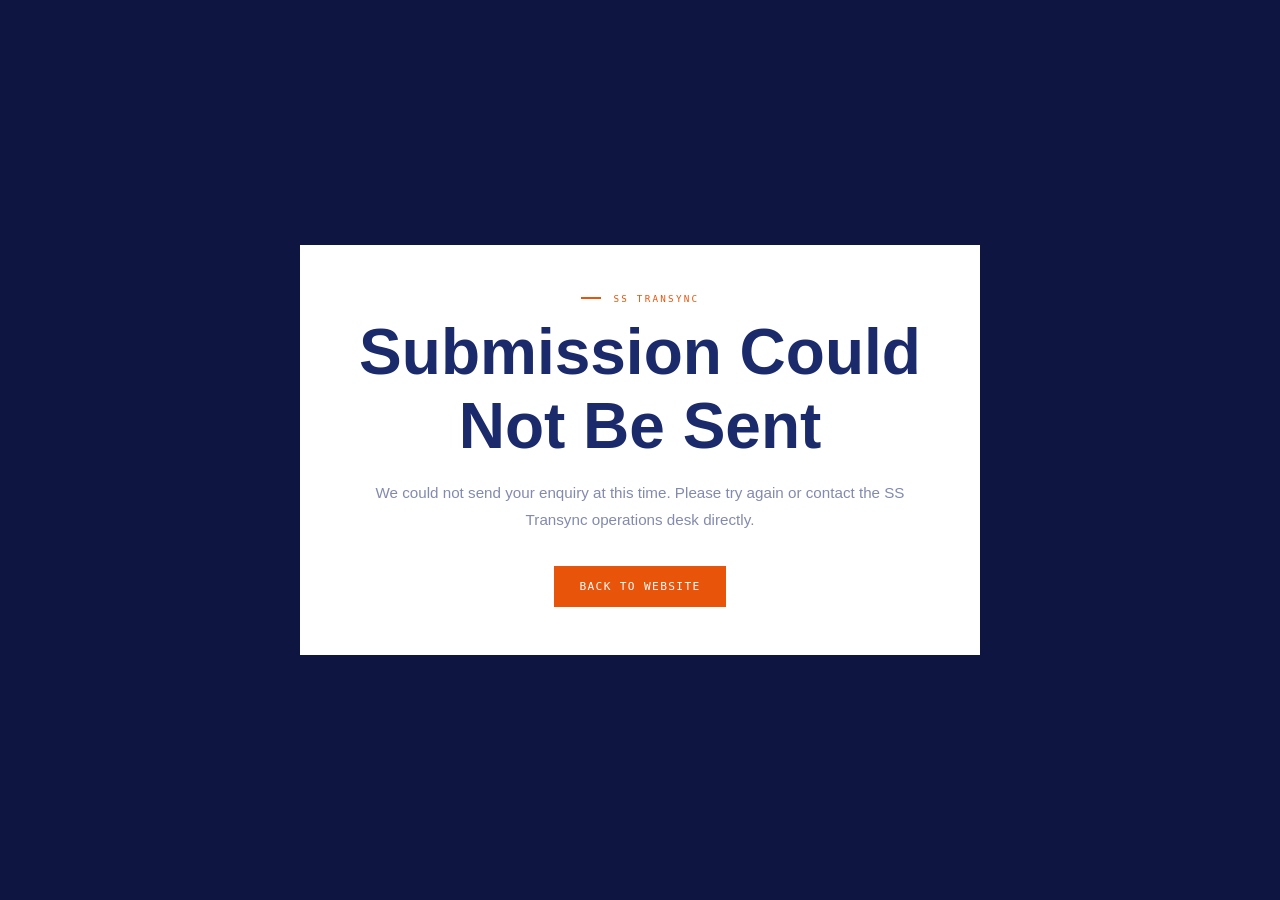
<file: contact-error.html>
<!DOCTYPE html>
<html lang="en"><head>
<meta charset="UTF-8"><meta name="viewport" content="width=device-width, initial-scale=1.0">
<meta name="description" content="Submission Error — SS Transync">
<title>Submission Error | SS Transync</title>
<link rel="stylesheet" href="css/style.css">
<style>
body{min-height:100vh;background:var(--navy-deeper,#0D1540);display:grid;place-items:center;padding:2rem}
.notice{max-width:680px;background:white;padding:3rem;text-align:center}
.notice h1{font-family:var(--ff-h);font-size:clamp(2rem,5vw,4rem);color:var(--navy);margin-bottom:1rem}
.notice p{font-size:.95rem;line-height:1.8;color:var(--fog);margin-bottom:2rem}
.notice a{display:inline-block;background:var(--orange);color:white;text-decoration:none;padding:.9rem 1.6rem;font-family:var(--ff-m);font-size:.7rem;letter-spacing:.12em;text-transform:uppercase}
</style></head><body>
<main class="notice"><div class="stag" style="justify-content:center"><span>SS Transync</span></div>
<h1>Submission Could Not Be Sent</h1><p>We could not send your enquiry at this time. Please try again or contact the SS Transync operations desk directly.</p>
<a href='index.html'>Back to Website</a>
</main></body></html>
</file>
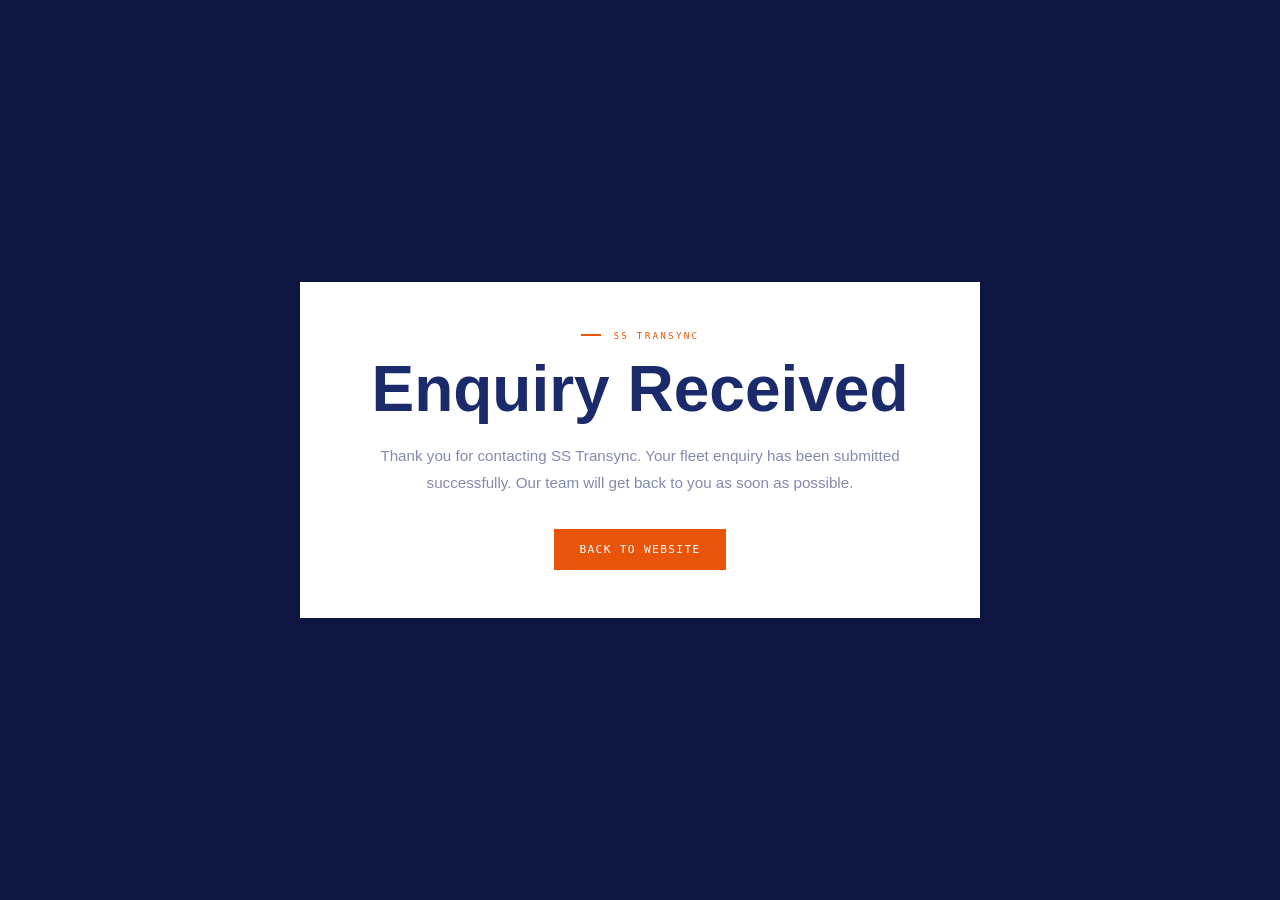
<file: thank-you.html>
<!DOCTYPE html>
<html lang="en"><head>
<meta charset="UTF-8"><meta name="viewport" content="width=device-width, initial-scale=1.0">
<meta name="description" content="Enquiry Received — SS Transync">
<title>Enquiry Received | SS Transync</title>
<link rel="stylesheet" href="css/style.css">
<style>
body{min-height:100vh;background:var(--navy-deeper,#0D1540);display:grid;place-items:center;padding:2rem}
.notice{max-width:680px;background:white;padding:3rem;text-align:center}
.notice h1{font-family:var(--ff-h);font-size:clamp(2rem,5vw,4rem);color:var(--navy);margin-bottom:1rem}
.notice p{font-size:.95rem;line-height:1.8;color:var(--fog);margin-bottom:2rem}
.notice a{display:inline-block;background:var(--orange);color:white;text-decoration:none;padding:.9rem 1.6rem;font-family:var(--ff-m);font-size:.7rem;letter-spacing:.12em;text-transform:uppercase}
</style></head><body>
<main class="notice"><div class="stag" style="justify-content:center"><span>SS Transync</span></div>
<h1>Enquiry Received</h1><p>Thank you for contacting SS Transync. Your fleet enquiry has been submitted successfully. Our team will get back to you as soon as possible.</p>
<a href='index.html'>Back to Website</a>
</main></body></html>
</file>
<file: css/style.css>
/* ═══════════════════════════════════════════
   DESIGN TOKENS — matched to business card
═══════════════════════════════════════════ */
:root {
  --navy:        #1B2A6B;
  --navy-deep:   #121E52;
  --navy-darker: #0D1540;
  --navy-mid:    #1E3178;
  --navy-light:  rgba(27,42,107,0.08);
  --orange:      #E8540A;
  --orange-2:    #F06020;
  --orange-dim:  rgba(232,84,10,0.12);
  --orange-glow: rgba(232,84,10,0.06);
  --white:       #FFFFFF;
  --off-white:   #F7F8FC;
  --light-bg:    #F2F4FA;
  --border:      rgba(27,42,107,0.1);
  --border-2:    rgba(27,42,107,0.18);
  --fog:         rgba(27,42,107,0.55);
  --fog-2:       rgba(27,42,107,0.38);
  --fog-3:       rgba(27,42,107,0.22);
  /* dark panel variants */
  --d-bg:        #0D1540;
  --d-panel:     #111B4A;
  --d-card:      #162055;
  --d-border:    rgba(255,255,255,0.08);
  --d-fog:       rgba(255,255,255,0.55);
  --d-fog-2:     rgba(255,255,255,0.32);
  --d-fog-3:     rgba(255,255,255,0.16);

  --ff-h:   'Syne', sans-serif;
  --ff-b:   'Inter', sans-serif;
  --ff-m:   'IBM Plex Mono', monospace;
  --ease:   cubic-bezier(0.16, 1, 0.3, 1);
}

*,*::before,*::after{margin:0;padding:0;box-sizing:border-box}
html{scroll-behavior:smooth}
body{
  background:var(--white);
  color:var(--navy);
  font-family:var(--ff-b);
  overflow-x:hidden;
  -webkit-font-smoothing:antialiased;
}

/* Custom cursor removed — using default OS cursor */

/* ─── SCROLLBAR ─── */
::-webkit-scrollbar{width:3px}
::-webkit-scrollbar-thumb{background:var(--orange)}
::-webkit-scrollbar-track{background:var(--light-bg)}

/* ─── NAV ─── */
nav{
  position:fixed;top:0;left:0;right:0;z-index:900;
  display:flex;align-items:center;justify-content:space-between;
  padding:1.8rem 5rem;
  transition:all .5s var(--ease);
}
nav.light-nav{
  background:rgba(255,255,255,0.95);
  backdrop-filter:blur(20px);
  padding:1rem 5rem;
  border-bottom:1px solid var(--border);
  box-shadow:0 1px 24px rgba(27,42,107,0.07);
}


/* ── LOGO IMAGE ── */
.logo-wrap{text-decoration:none;display:block}
.logo-img{
  height:52px;
  width:auto;
  display:block;
  /* On dark hero: logo has white bg — make it work via mix-blend or just show as-is */
  /* The PNG has transparent bg so it works on both dark and light */
}
nav.light-nav .logo-img{
  /* no change needed — PNG transparent, shows on white fine */
}

.nav-links{display:flex;gap:2rem;list-style:none;align-items:center}
.nav-links li{display:flex;align-items:center}
.nav-links a{
  font-family:var(--ff-m);font-size:.68rem;letter-spacing:.14em;
  text-transform:uppercase;color:rgba(255,255,255,0.65);
  text-decoration:none;transition:color .3s;
}
nav.light-nav .nav-links a{color:var(--fog)}
.nav-links a:hover{color:var(--orange) !important}

.nav-btn{
  font-family:var(--ff-m);font-size:.68rem;letter-spacing:.12em;
  text-transform:uppercase;font-weight:500;
  background:var(--orange);color:var(--white);
  padding:.65rem 1.6rem;text-decoration:none;
  transition:background .3s,transform .2s;
  border:none;
}
.nav-btn:hover{background:var(--orange-2);transform:translateY(-1px)}

.burger{display:none;flex-direction:column;gap:5px;background:none;border:none;}
.burger span{width:22px;height:1.5px;background:var(--white);display:block;transition:.3s}
nav.light-nav .burger span{background:var(--navy)}

/* ── Resources dropdown — pure CSS hover, stays open ── */
.nav-dropdown { position: relative; display:flex; align-items:center; }

.nav-drop-trigger {
  color: rgba(255,255,255,.65);
  font-family: var(--ff-m);
  font-size: .68rem;
  letter-spacing: .14em;
  text-transform: uppercase;
  text-decoration: none;
  transition: color .3s;
  line-height: 1;
  vertical-align: middle;
}
nav.light-nav .nav-drop-trigger { color: var(--fog); }
.nav-drop-trigger:hover,
.nav-dropdown:hover .nav-drop-trigger { color: var(--orange) !important; }

/* Invisible bridge fills the gap between trigger and menu
   so cursor moving downward never leaves the hover zone */
.nav-dropdown::after {
  content: '';
  position: absolute;
  top: 100%;
  left: -20px;
  right: -20px;
  height: 16px;
  background: transparent;
  display: none;
}
.nav-dropdown:hover::after { display: block; }

.nav-drop-menu {
  display: none;
  position: absolute;
  top: calc(100% + 14px);
  left: 50%;
  transform: translateX(-50%);
  background: var(--white);
  border: 1px solid var(--border);
  border-top: 3px solid var(--orange);
  min-width: 300px;
  box-shadow: 0 16px 48px rgba(27,42,107,.15);
  z-index: 9999;
  padding: 0;
  overflow: hidden;
}

/* Show on hover of parent OR when cursor is inside the menu */
.nav-dropdown:hover .nav-drop-menu,
.nav-drop-menu:hover { display: block; }

.nav-drop-menu a {
  display: block;
  padding: .8rem 1.2rem;
  font-family: var(--ff-m);
  font-size: .6rem;
  letter-spacing: .1em;
  text-transform: uppercase;
  color: var(--navy);
  text-decoration: none;
  transition: background .2s, color .2s, padding-left .2s;
  border-bottom: 1px solid var(--border);
  line-height: 1.5;
  background: var(--white);
}
.nav-drop-menu a:last-child { border-bottom: none; }
.nav-drop-menu a:hover {
  background: var(--orange-dim);
  color: var(--orange);
  padding-left: 1.6rem;
  border-left: 3px solid var(--orange);
}

/* ─── MOBILE NAV ─── */
.mnav{
  display:none;position:fixed;inset:0;
  background:var(--navy-deeper, #0D1540);z-index:899;
  flex-direction:column;align-items:center;justify-content:center;gap:2.5rem;
}
.mnav.on{display:flex}
.mnav a{font-family:var(--ff-h);font-size:2rem;font-weight:700;color:rgba(255,255,255,0.8);text-decoration:none;transition:color .3s}
.mnav a:hover{color:var(--orange)}
.mnav-x{position:absolute;top:2rem;right:2.5rem;background:none;border:none;color:white;font-size:1.8rem;}

/* ═══════════════════════════
   HERO — full dark navy
═══════════════════════════ */
#hero{
  position:relative;
  min-height:100vh;
  background:var(--navy-deeper, #0D1540);
  display:flex;flex-direction:column;justify-content:flex-end;
  overflow:hidden;
}

/* Animated grid */
.hero-grid{
  position:absolute;inset:0;
  background-image:
    linear-gradient(rgba(255,255,255,0.035) 1px, transparent 1px),
    linear-gradient(90deg, rgba(255,255,255,0.035) 1px, transparent 1px);
  background-size:72px 72px;
  animation:gridDrift 25s linear infinite;
}
@keyframes gridDrift{from{transform:translateY(0)}to{transform:translateY(72px)}}

/* Big background text */
.hero-bgword{
  position:absolute;bottom:-.1em;right:-.02em;
  font-family:var(--ff-h);font-weight:800;
  font-size:clamp(160px,22vw,320px);
  letter-spacing:-.04em;line-height:1;
  color:rgba(255,255,255,.018);
  user-select:none;pointer-events:none;white-space:nowrap;
}

/* Road sweep SVG */
.hero-road{
  position:absolute;bottom:0;left:0;right:0;
  width:100%;height:380px;
  opacity:1;
}

/* Orange accent arc — top right, from logo */
/* Arc handled via inline SVG in hero */

/* Horizontal rule lines */
.h-rule{
  position:absolute;left:0;right:0;height:1px;
  background:linear-gradient(90deg,transparent,rgba(255,255,255,.06) 30%,rgba(255,255,255,.06) 70%,transparent);
}

.hero-inner{
  position:relative;z-index:2;
  max-width:1400px;margin:0 auto;width:100%;
  padding:0 5rem 0;
  padding-top:10rem;
  display:grid;
  grid-template-columns:1fr 400px;
  gap:4rem;
  align-items:end;
}

/* Kicker */
.kicker{
  display:inline-flex;align-items:center;gap:.8rem;
  margin-bottom:2rem;
}
.k-dot{
  width:6px;height:6px;border-radius:50%;
  background:var(--orange);
  box-shadow:0 0 0 4px rgba(232,84,10,.2);
  animation:pulse 2.2s ease-in-out infinite;
}
@keyframes pulse{0%,100%{opacity:1;transform:scale(1)}50%{opacity:.5;transform:scale(.7)}}
.k-txt{
  font-family:var(--ff-m);font-size:.6rem;
  letter-spacing:.24em;text-transform:uppercase;
  color:rgba(255,255,255,.45);
}

.hero-h1{
  font-family:var(--ff-h);
  font-size:clamp(3rem,5.5vw,6rem);
  font-weight:800;line-height:.92;letter-spacing:-.04em;
  color:var(--white);
  margin-bottom:1.8rem;
}
.hero-h1 .o{color:var(--orange)}
.hero-h1 .ghost{
  -webkit-text-stroke:1.5px rgba(255,255,255,.25);
  color:transparent;
}

.hero-tagline{
  font-family:var(--ff-h);font-size:.95rem;font-weight:600;
  letter-spacing:.06em;text-transform:uppercase;
  color:rgba(255,255,255,.35);
  display:flex;align-items:center;gap:1rem;
  margin-bottom:2rem;
}
.hero-tagline::before,.hero-tagline::after{
  content:'';flex:0 0 24px;height:2px;background:var(--orange);
}

.hero-sub{
  font-size:.95rem;line-height:1.8;
  color:rgba(255,255,255,.52);
  max-width:500px;margin-bottom:2.5rem;font-weight:300;
}

.hero-btns{display:flex;gap:1rem;flex-wrap:wrap;margin-bottom:4rem}
.btn-o{
  display:inline-flex;align-items:center;gap:.7rem;
  background:var(--orange);color:var(--white);
  font-family:var(--ff-m);font-size:.7rem;letter-spacing:.14em;
  text-transform:uppercase;font-weight:500;
  padding:.9rem 2rem;text-decoration:none;
  transition:background .3s,transform .2s;
}
.btn-o:hover{background:var(--orange-2);transform:translateY(-2px)}
.btn-n{
  display:inline-flex;align-items:center;gap:.7rem;
  border:1.5px solid rgba(255,255,255,.18);color:rgba(255,255,255,.65);
  font-family:var(--ff-m);font-size:.7rem;letter-spacing:.14em;
  text-transform:uppercase;padding:.9rem 2rem;text-decoration:none;
  transition:border-color .3s,color .3s;
}
.btn-n:hover{border-color:var(--orange);color:var(--white)}

/* Hero right — ops panel */
.hero-panel{
  background:rgba(255,255,255,.04);
  border:1px solid rgba(255,255,255,.08);
  backdrop-filter:blur(10px);
  padding:0;overflow:hidden;
  align-self:end;
  margin-bottom:0;
}
.panel-hd{
  padding:1rem 1.5rem;
  border-bottom:1px solid rgba(255,255,255,.06);
  display:flex;align-items:center;justify-content:space-between;
}
.panel-hd-t{font-family:var(--ff-m);font-size:.55rem;letter-spacing:.22em;text-transform:uppercase;color:rgba(255,255,255,.35)}
.live-pill{
  display:flex;align-items:center;gap:.45rem;
  font-family:var(--ff-m);font-size:.5rem;letter-spacing:.16em;text-transform:uppercase;color:var(--orange);
}
.live-pill::before{content:'';width:5px;height:5px;border-radius:50%;background:var(--orange);animation:pulse 1.8s ease-in-out infinite}
.panel-row{
  padding:1.1rem 1.5rem;border-bottom:1px solid rgba(255,255,255,.05);
  display:flex;align-items:center;justify-content:space-between;
}
.panel-row:last-child{border-bottom:none}
.pr-l{font-family:var(--ff-m);font-size:.55rem;letter-spacing:.14em;text-transform:uppercase;color:rgba(255,255,255,.3)}
.pr-v{font-family:var(--ff-h);font-size:1.4rem;font-weight:800;color:var(--white);line-height:1}
.pr-v span{font-size:.85rem;color:var(--orange)}
.pr-bar{
  width:100%;height:2px;background:rgba(255,255,255,.06);
  margin-top:.6rem;grid-column:1/-1;
}
.pr-fill{height:100%;background:var(--orange);transition:width 1.8s var(--ease)}
.panel-row-full{
  padding:1rem 1.5rem;
  border-bottom:1px solid rgba(255,255,255,.05);
  display:flex;flex-direction:column;gap:.5rem;
}
.status-ok{
  display:inline-flex;align-items:center;gap:.5rem;
  font-family:var(--ff-m);font-size:.55rem;letter-spacing:.16em;text-transform:uppercase;
  color:#4ADE80;
}
.status-ok::before{content:'';width:5px;height:5px;border-radius:50%;background:#4ADE80;animation:pulse 2s ease-in-out infinite}

/* Hero bottom bar — metrics */
.hero-metrics-bar{
  position:relative;z-index:2;
  background:rgba(255,255,255,.04);
  border-top:1px solid rgba(255,255,255,.07);
  backdrop-filter:blur(8px);
}
.hmb-inner{
  max-width:1400px;margin:0 auto;
  padding:0 5rem;
  display:grid;grid-template-columns:repeat(5,1fr);
}
.hm{
  padding:1.4rem 0 1.4rem 1.5rem;
  border-right:1px solid rgba(255,255,255,.07);
}
.hm:first-child{padding-left:0}
.hm:last-child{border-right:none}
.hm-n{font-family:var(--ff-h);font-size:1.5rem;font-weight:800;color:var(--orange);line-height:1}
.hm-l{font-family:var(--ff-m);font-size:.52rem;letter-spacing:.16em;text-transform:uppercase;color:rgba(255,255,255,.3);margin-top:4px}

/* Cities strip */
.cities-strip{
  background:var(--orange);
  padding:.7rem 0;overflow:hidden;
}
.cities-track{
  display:flex;animation:march 20s linear infinite;width:max-content;
}
.city-item{
  display:flex;align-items:center;gap:1.2rem;
  padding:0 2rem;
  font-family:var(--ff-h);font-size:.75rem;font-weight:700;
  letter-spacing:.14em;text-transform:uppercase;color:var(--white);white-space:nowrap;
}
.city-sep{width:4px;height:4px;background:rgba(255,255,255,.4);border-radius:50%;flex-shrink:0}
@keyframes march{from{transform:translateX(0)}to{transform:translateX(-50%)}}

/* ═══════════════════════════
   COMMON LIGHT SECTIONS
═══════════════════════════ */
section{padding:7rem 0}
.c{max-width:1400px;margin:0 auto;padding:0 5rem}

.stag{
  display:flex;align-items:center;gap:.8rem;margin-bottom:.7rem;
}
.stag::before{content:'';width:20px;height:2px;background:var(--orange)}
.stag span{font-family:var(--ff-m);font-size:.58rem;letter-spacing:.24em;text-transform:uppercase;color:var(--orange)}

.sh{
  font-family:var(--ff-h);
  font-size:clamp(2.2rem,3.2vw,3.5rem);
  font-weight:800;line-height:1;letter-spacing:-.03em;
  color:var(--navy);
}
.sh .o{color:var(--orange)}
.sh .g{-webkit-text-stroke:1.5px var(--navy);color:transparent}
.sp{font-size:.92rem;line-height:1.85;color:var(--fog);max-width:520px;font-weight:300}

/* Reveal */
.rv{opacity:0;transform:translateY(32px);transition:opacity .9s var(--ease),transform .9s var(--ease)}
.rv.in{opacity:1;transform:none}
.rv.d1{transition-delay:.1s}.rv.d2{transition-delay:.2s}.rv.d3{transition-delay:.3s}.rv.d4{transition-delay:.4s}

/* ═══════════════════════════
   ABOUT / WHO WE ARE
═══════════════════════════ */
#about{background:var(--off-white)}
.about-split{display:grid;grid-template-columns:1fr 1fr;gap:6rem;align-items:center}

/* Operational dashboard — light version */
.ops-dash{
  display:grid;grid-template-columns:1fr 1fr;gap:1px;
  background:var(--border);border:1px solid var(--border);
}
.od-cell{
  background:var(--white);padding:1.8rem 1.5rem;
  transition:background .3s;position:relative;overflow:hidden;
}
.od-cell::before{
  content:'';position:absolute;top:0;left:0;right:0;height:3px;
  background:var(--orange);transform:scaleX(0);transform-origin:left;
  transition:transform .4s var(--ease);
}
.od-cell:hover{background:var(--off-white)}
.od-cell:hover::before{transform:scaleX(1)}
.od-lbl{font-family:var(--ff-m);font-size:.52rem;letter-spacing:.2em;text-transform:uppercase;color:var(--fog-2);margin-bottom:.8rem}
.od-val{font-family:var(--ff-h);font-size:2.2rem;font-weight:800;color:var(--navy);line-height:1}
.od-val sup{font-size:1rem;color:var(--orange)}
.od-sub{font-size:.78rem;color:var(--fog-2);margin-top:.2rem;font-weight:300}
.od-full{
  grid-column:span 2;background:var(--navy);
  padding:1.5rem;display:flex;align-items:center;justify-content:space-between;
}
.od-full-t{font-family:var(--ff-m);font-size:.55rem;letter-spacing:.2em;text-transform:uppercase;color:rgba(255,255,255,.35)}
.od-full-v{font-family:var(--ff-h);font-size:1rem;font-weight:700;color:var(--white)}
.od-full-badge{
  display:flex;align-items:center;gap:.5rem;
  font-family:var(--ff-m);font-size:.55rem;letter-spacing:.14em;text-transform:uppercase;color:var(--orange);
}
.od-full-badge::before{content:'';width:5px;height:5px;border-radius:50%;background:var(--orange);animation:pulse 2s ease-in-out infinite}

.about-points{display:flex;flex-direction:column;gap:1.8rem;margin-top:2rem}
.ap{
  padding-left:1.2rem;
  border-left:3px solid var(--border-2);
  transition:border-color .3s;
}
.ap:hover{border-left-color:var(--orange)}
.ap h4{font-family:var(--ff-h);font-size:.95rem;font-weight:700;color:var(--navy);margin-bottom:.3rem}
.ap p{font-size:.83rem;line-height:1.75;color:var(--fog);font-weight:300}

/* ═══════════════════════════
   SERVICES
═══════════════════════════ */
#svc{background:var(--navy)}
.svc-hd{display:grid;grid-template-columns:1fr 1fr;align-items:end;gap:4rem;margin-bottom:3.5rem}
.svc-hd .sh,.svc-hd .stag span,.svc-hd .stag::before{color:var(--white)}
.svc-hd .sh .o{color:var(--orange)}
.svc-hd .sh .g{-webkit-text-stroke:1.5px rgba(255,255,255,.3);color:transparent}
.svc-hd .stag::before{background:var(--orange)}
.svc-grid{display:grid;grid-template-columns:repeat(3,1fr);gap:1px;background:rgba(255,255,255,.06)}
.sc{
  background:var(--d-panel);
  padding:2.2rem 1.8rem;position:relative;overflow:hidden;
  transition:background .3s;
}
.sc:hover{background:var(--d-card)}
.sc::after{
  content:'';position:absolute;left:0;top:0;bottom:0;width:3px;
  background:var(--orange);transform:scaleY(0);transform-origin:bottom;
  transition:transform .4s var(--ease);
}
.sc:hover::after{transform:scaleY(1)}
.sc-n{
  font-family:var(--ff-m);font-size:.52rem;letter-spacing:.2em;
  color:rgba(255,255,255,.2);text-transform:uppercase;margin-bottom:1.2rem;
}
.sc-ico{
  width:40px;height:40px;margin-bottom:1.2rem;
  color:var(--orange);
}
.sc-name{font-family:var(--ff-h);font-size:1.05rem;font-weight:700;color:var(--white);margin-bottom:.6rem}
.sc-desc{font-size:.82rem;line-height:1.75;color:var(--d-fog-2);font-weight:300}
.sc-arr{
  display:inline-flex;align-items:center;gap:.5rem;margin-top:1.2rem;
  font-family:var(--ff-m);font-size:.58rem;letter-spacing:.14em;text-transform:uppercase;
  color:var(--orange);text-decoration:none;
  opacity:0;transform:translateX(-6px);transition:opacity .3s,transform .3s;
}
.sc:hover .sc-arr{opacity:1;transform:none}

/* ═══════════════════════════
   FLEET
═══════════════════════════ */
#fleet{background:var(--off-white)}
.fleet-hd{display:flex;justify-content:space-between;align-items:flex-end;margin-bottom:3rem}
.fleet-cards{display:grid;grid-template-columns:1fr 1fr;gap:1px;background:var(--border);margin-bottom:1px}
.fc{
  background:var(--white);padding:2.5rem;
  display:flex;flex-direction:column;gap:1.8rem;
  transition:box-shadow .3s;
  border:1px solid var(--border);
}
.fc:hover{box-shadow:0 8px 40px rgba(27,42,107,.1)}
.fc-badge{
  display:inline-block;
  font-family:var(--ff-m);font-size:.52rem;letter-spacing:.2em;text-transform:uppercase;
  color:var(--orange);background:var(--orange-dim);
  padding:.3rem .8rem;border:1px solid rgba(232,84,10,.2);
  width:fit-content;
}
.fc-name{font-family:var(--ff-h);font-size:1.6rem;font-weight:800;color:var(--navy);line-height:1;letter-spacing:-.02em}

/* Bus technical drawing */
.bus-draw{width:100%;height:110px;color:var(--navy)}

.fc-specs{display:flex;flex-wrap:wrap;gap:.5rem}
.spec{
  font-family:var(--ff-m);font-size:.55rem;letter-spacing:.12em;text-transform:uppercase;
  color:var(--fog);background:var(--light-bg);border:1px solid var(--border);
  padding:.3rem .7rem;
}

/* Fleet metrics bar */
.fleet-metrics{
  display:grid;grid-template-columns:repeat(4,1fr);
  gap:1px;background:var(--border);
}
.fm{
  background:var(--white);padding:1.5rem 2rem;
  border:1px solid transparent;
  transition:border-color .3s,background .3s;
}
.fm:hover{background:var(--off-white);border-color:var(--border-2)}
.fm-n{font-family:var(--ff-h);font-size:1.8rem;font-weight:800;color:var(--orange)}
.fm-l{font-family:var(--ff-m);font-size:.52rem;letter-spacing:.16em;text-transform:uppercase;color:var(--fog-2);margin-top:4px}

/* ═══════════════════════════
   ROUTES COVERAGE
═══════════════════════════ */
#routes{background:var(--navy)}
.routes-hd-wrap{text-align:center;margin-bottom:3.5rem}
.routes-hd-wrap .stag{justify-content:center}
.routes-hd-wrap .stag::before{display:none}
.routes-hd-wrap .sh{color:var(--white)}
.routes-hd-wrap .sh .o{color:var(--orange)}
.routes-grid{
  display:grid;grid-template-columns:repeat(3,1fr);gap:1px;
  background:rgba(255,255,255,.06);
  margin-bottom:2rem;
}
.route-card{
  background:var(--d-panel);
  padding:2.5rem 2rem;
  transition:background .3s;
  display:flex;align-items:center;
  min-height:100px;
}
.route-card:hover{background:var(--d-card)}
.route-hub{
  font-family:var(--ff-h);font-size:1.4rem;font-weight:800;color:var(--white);
  letter-spacing:-.01em;line-height:1;
}
.route-hub span{color:var(--orange);margin:0 .3em}

/* Cities tagline strip within routes */
.cities-row{
  display:flex;align-items:center;justify-content:center;gap:0;
  flex-wrap:wrap;padding:1.5rem 0;
  border-top:1px solid rgba(255,255,255,.07);
  border-bottom:1px solid rgba(255,255,255,.07);
}
.city-pill{
  font-family:var(--ff-h);font-size:.8rem;font-weight:700;
  letter-spacing:.1em;text-transform:uppercase;
  color:rgba(255,255,255,.55);padding:.5rem 1.5rem;
  border-right:1px solid rgba(255,255,255,.1);
  transition:color .3s;
}
.city-pill:last-child{border-right:none}
.city-pill:hover{color:var(--orange)}
.city-pill.active{color:var(--white)}

/* ═══════════════════════════
   TRUST SIGNALS
═══════════════════════════ */
#trust{background:var(--off-white)}
.trust-hd{text-align:center;margin-bottom:3.5rem}
.trust-hd .stag{justify-content:center}
.trust-grid{
  display:grid;grid-template-columns:repeat(3,1fr);gap:1px;
  background:var(--border);
}
.tb{
  background:var(--white);padding:2.2rem;
  transition:background .3s,box-shadow .3s;
}
.tb:hover{background:var(--off-white);box-shadow:0 4px 24px rgba(27,42,107,.06)}
.tb-n{font-family:var(--ff-h);font-size:3rem;font-weight:800;color:var(--orange);line-height:1;letter-spacing:-.03em}
.tb-n sup{font-size:1.3rem}
.tb-lbl{font-family:var(--ff-m);font-size:.55rem;letter-spacing:.18em;text-transform:uppercase;color:var(--fog-2);margin-top:.3rem}
.tb-desc{font-size:.83rem;line-height:1.75;color:var(--fog);font-weight:300;margin-top:.8rem}
.tb-ico{font-size:1.6rem;margin-bottom:.8rem}
.tb-tit{font-family:var(--ff-h);font-size:.95rem;font-weight:700;color:var(--navy);margin-bottom:.4rem}
.check-list{list-style:none;display:flex;flex-direction:column;gap:.5rem;margin-top:1rem}
.check-list li{
  display:flex;align-items:center;gap:.6rem;
  font-size:.8rem;color:var(--fog);font-weight:300;font-family:var(--ff-m);
  font-size:.62rem;letter-spacing:.04em;
}
.check-list li::before{content:'✓';color:var(--orange);font-weight:600;font-size:.8rem;flex-shrink:0}
.tb-wide{grid-column:span 3;display:grid;grid-template-columns:repeat(3,1fr);gap:2rem;padding:2.2rem}

/* ═══════════════════════════
   PROCESS
═══════════════════════════ */
#process{background:var(--white)}
.proc-hd{text-align:center;margin-bottom:4rem}
.proc-hd .stag{justify-content:center}
.proc-row{display:grid;grid-template-columns:repeat(4,1fr);position:relative}
.proc-row::before{
  content:'';position:absolute;
  top:1.25rem;left:calc(12.5% + 14px);right:calc(12.5% + 14px);
  height:2px;
  background:linear-gradient(90deg,var(--orange),rgba(232,84,10,.15) 50%,var(--orange));
}
.ps{padding:0 2rem;position:relative}
.ps:first-child{padding-left:0}
.ps:last-child{padding-right:0}
.ps-n{
  width:40px;height:40px;border:2px solid var(--orange);
  display:flex;align-items:center;justify-content:center;
  font-family:var(--ff-m);font-size:.62rem;color:var(--orange);
  margin-bottom:1.8rem;background:var(--white);
  position:relative;z-index:1;
  transition:background .3s,color .3s,transform .3s;
}
.ps:hover .ps-n{background:var(--orange);color:var(--white);transform:rotate(45deg)}
.ps-h{font-family:var(--ff-h);font-size:.95rem;font-weight:700;color:var(--navy);margin-bottom:.4rem}
.ps-p{font-size:.8rem;line-height:1.75;color:var(--fog);font-weight:300}

/* ═══════════════════════════
   TESTIMONIALS
═══════════════════════════ */
#testi{background:var(--off-white)}
.testi-grid{display:grid;grid-template-columns:repeat(3,1fr);gap:0;width:100%;border:1px solid var(--border)}
.tc{
  background:var(--off-white);padding:2rem;
  border:1px solid var(--border);
  transition:box-shadow .3s,background .3s;
}
.tc:hover{box-shadow:0 8px 32px rgba(27,42,107,.08);background:var(--white)}
.tc-stars{color:var(--orange);font-size:.75rem;letter-spacing:2px;margin-bottom:.8rem}
.tc-q{
  font-size:.88rem;line-height:1.8;color:var(--fog);
  font-style:italic;font-weight:300;margin-bottom:1.5rem;
}
.tc-div{height:1px;background:var(--border);margin-bottom:1rem}
.tc-auth{display:flex;align-items:center;gap:.8rem}
.tc-av{
  width:36px;height:36px;background:var(--orange-dim);
  border:1.5px solid rgba(232,84,10,.2);
  display:flex;align-items:center;justify-content:center;
  font-family:var(--ff-h);font-size:.8rem;font-weight:800;color:var(--orange);flex-shrink:0;
}
.tc-name{font-size:.85rem;font-weight:600;color:var(--navy)}
.tc-role{font-family:var(--ff-m);font-size:.55rem;letter-spacing:.08em;color:var(--fog-2);text-transform:uppercase;margin-top:2px}

/* ═══════════════════════════
   CONTACT
═══════════════════════════ */
#contact{padding:0;background:var(--white)}
.contact-wrap{
  display:grid;grid-template-columns:1fr 1.4fr;
  max-width:1400px;margin:0 auto;
}
.cl{
  background:var(--navy);
  padding:6rem 4rem;
  display:flex;flex-direction:column;justify-content:space-between;
}
.cl .sh{color:var(--white)}
.cl .sh .o{color:var(--orange)}
.cl .sh .g{-webkit-text-stroke:1.5px rgba(255,255,255,.25);color:transparent}
.cl .sp{color:rgba(255,255,255,.45);margin-top:1rem}
.cl .stag span{color:var(--orange)}
.cl .stag::before{background:var(--orange)}
.ci{display:flex;flex-direction:column;gap:0;margin-top:2rem}
.ci-r{
  display:flex;align-items:flex-start;gap:1rem;
  padding:1rem 0;border-bottom:1px solid rgba(255,255,255,.07);
}
.ci-r:last-child{border-bottom:none}
.ci-ico{
  width:34px;height:34px;background:var(--orange-dim);
  border:1px solid rgba(232,84,10,.2);
  display:flex;align-items:center;justify-content:center;
  font-size:.9rem;color:var(--orange);flex-shrink:0;
}
.ci-lbl{font-family:var(--ff-m);font-size:.52rem;letter-spacing:.18em;text-transform:uppercase;color:var(--orange);display:block;margin-bottom:2px}
.ci-val{font-size:.86rem;color:rgba(255,255,255,.55);font-weight:300}
.avail{
  display:inline-flex;align-items:center;gap:.5rem;margin-top:1.5rem;
  font-family:var(--ff-m);font-size:.55rem;letter-spacing:.14em;text-transform:uppercase;
  color:#4ADE80;background:rgba(74,222,128,.07);border:1px solid rgba(74,222,128,.18);
  padding:.55rem 1rem;
}
.avail::before{content:'';width:5px;height:5px;border-radius:50%;background:#4ADE80;animation:pulse 2s ease-in-out infinite}

.cr{background:var(--off-white);padding:6rem 4rem}
.cr-t{font-family:var(--ff-h);font-size:1.3rem;font-weight:800;color:var(--navy);margin-bottom:.3rem}
.cr-s{font-size:.85rem;color:var(--fog);font-weight:300;margin-bottom:2rem}
.f2{display:grid;grid-template-columns:1fr 1fr;gap:.8rem}
.fg{margin-bottom:.8rem}
.fg label{
  display:block;font-family:var(--ff-m);font-size:.52rem;
  letter-spacing:.18em;text-transform:uppercase;color:var(--navy);
  margin-bottom:.4rem;opacity:.6;
}
.fg input,.fg select,.fg textarea{
  width:100%;background:var(--white);border:1px solid var(--border-2);
  color:var(--navy);padding:.8rem 1rem;font-family:var(--ff-b);
  font-size:.88rem;outline:none;transition:border-color .3s;
  appearance:none;border-radius:0;
}
.fg input:focus,.fg select:focus,.fg textarea:focus{border-color:var(--orange)}
.fg input::placeholder,.fg textarea::placeholder{color:var(--fog-3)}
.fg select option{background:var(--white)}
.fg textarea{resize:none;height:100px}
.sub-btn{
  width:100%;background:var(--orange);color:var(--white);
  border:none;padding:.95rem 2rem;font-family:var(--ff-m);
  font-size:.7rem;letter-spacing:.16em;text-transform:uppercase;
  font-weight:500;transition:background .3s,transform .2s;
}
.sub-btn:hover{background:var(--orange-2);transform:translateY(-1px)}

/* ═══════════════════════════
   FOOTER
═══════════════════════════ */
footer{background:var(--navy-deeper, #0D1540);border-top:1px solid rgba(255,255,255,.07)}
.ft-top{
  max-width:1400px;margin:0 auto;padding:0 5rem;
  display:grid;grid-template-columns:1.6fr 1fr 1fr 1fr;gap:4rem;
  padding-top:4.5rem;padding-bottom:3rem;
}
.ft-logo{text-decoration:none;display:flex;align-items:baseline;gap:0;line-height:1;margin-bottom:1.2rem}
.ft-logo-ss{font-family:var(--ff-h);font-size:1.5rem;font-weight:800;color:var(--white)}
.ft-logo-t{font-family:var(--ff-h);font-size:1.5rem;font-weight:800;color:var(--orange)}
.ft-tag{font-family:var(--ff-m);font-size:.5rem;letter-spacing:.22em;text-transform:uppercase;color:rgba(255,255,255,.25);margin-bottom:1rem}
.ft-about-p{font-size:.82rem;line-height:1.8;color:rgba(255,255,255,.35);font-weight:300}
.ft-social{display:flex;gap:.5rem;margin-top:1.2rem}
.fts{
  width:34px;height:34px;border:1px solid rgba(255,255,255,.1);
  display:flex;align-items:center;justify-content:center;
  color:rgba(255,255,255,.35);text-decoration:none;font-size:.78rem;font-weight:500;
  transition:border-color .3s,color .3s;
}
.fts:hover{border-color:var(--orange);color:var(--orange)}
.ft-col h4{font-family:var(--ff-m);font-size:.55rem;letter-spacing:.24em;text-transform:uppercase;color:var(--orange);margin-bottom:1.3rem}
.ft-ul{list-style:none}
.ft-ul li{margin-bottom:.55rem}
.ft-ul a{
  font-size:.82rem;color:rgba(255,255,255,.38);text-decoration:none;
  font-weight:300;transition:color .3s;display:flex;align-items:center;gap:.4rem;
}
.ft-ul a::before{content:'—';font-size:.55rem;color:rgba(255,255,255,.15);transition:color .3s}
.ft-ul a:hover{color:rgba(255,255,255,.75)}
.ft-ul a:hover::before{color:var(--orange)}
.ft-bot{
  max-width:1400px;margin:0 auto;padding:0 5rem;
  border-top:1px solid rgba(255,255,255,.07);
  padding-top:1.3rem;padding-bottom:1.3rem;
  display:flex;align-items:center;justify-content:space-between;
}
.ft-copy{font-family:var(--ff-m);font-size:.58rem;letter-spacing:.06em;color:rgba(255,255,255,.22)}
.ft-links-row{display:flex;gap:1.8rem}
.ft-links-row a{font-family:var(--ff-m);font-size:.56rem;letter-spacing:.08em;color:rgba(255,255,255,.22);text-decoration:none;transition:color .3s}
.ft-links-row a:hover{color:var(--orange)}

/* Cities footer strip */
.ft-cities{
  max-width:1400px;margin:0 auto;padding:0 5rem;
  border-top:1px solid rgba(255,255,255,.07);
  padding-top:1rem;padding-bottom:1rem;
  display:flex;align-items:center;gap:0;
  overflow-x:auto;
}
.ft-city{
  font-family:var(--ff-h);font-size:.7rem;font-weight:700;letter-spacing:.1em;
  text-transform:uppercase;color:rgba(255,255,255,.22);
  padding:0 1.2rem;border-right:1px solid rgba(255,255,255,.08);
  white-space:nowrap;transition:color .3s;
}
.ft-city:first-child{padding-left:0}
.ft-city:last-child{border-right:none}
.ft-city:hover{color:var(--orange)}

/* back top */
.btop{
  position:fixed;bottom:2rem;right:2rem;z-index:500;
  width:42px;height:42px;border:2px solid var(--orange);
  background:var(--white);display:flex;align-items:center;justify-content:center;
  color:var(--orange);font-size:1rem;text-decoration:none;
  opacity:0;transform:translateY(12px);transition:all .4s;
}
.btop.on{opacity:1;transform:none}
.btop:hover{background:var(--orange);color:var(--white)}

/* ─── RESPONSIVE ─── */

@media(max-width:768px){
  .svc-img-card[style*="grid-template-columns:380px"]{
    grid-template-columns:1fr !important;
  }
}
@media(max-width:1100px){
  nav,nav.light-nav{padding:1.2rem 2rem}
  .c,.ft-top,.ft-bot,.ft-cities{padding-left:2rem;padding-right:2rem}
  .hero-inner{grid-template-columns:1fr;padding:0 2rem;padding-top:9rem}
  .hero-panel{display:none}
  .hmb-inner{padding:0 2rem;grid-template-columns:repeat(3,1fr)}
  .hm:nth-child(n+4){display:none}
  .about-split{grid-template-columns:1fr;gap:3rem}
  .svc-grid{grid-template-columns:1fr 1fr}
  .svc-hd{grid-template-columns:1fr;gap:1rem}
  .fleet-cards{grid-template-columns:1fr}
  .trust-grid{grid-template-columns:1fr 1fr}
  .tb-wide{grid-column:span 2;grid-template-columns:1fr 1fr}
  .testi-grid{grid-template-columns:1fr}
  .testi-hd{grid-template-columns:1fr;gap:1rem}
  .proc-row{grid-template-columns:1fr 1fr;gap:2rem}
  .proc-row::before{display:none}
  .routes-grid{grid-template-columns:1fr 1fr}
  .contact-wrap{grid-template-columns:1fr}
  .cl,.cr{padding:4rem 2rem}
  .ft-top{grid-template-columns:1fr 1fr;gap:2rem}
  .nav-links,.nav-btn{display:none}
  .burger{display:flex}
}
@media(max-width:768px){
  .hero-h1{font-size:2.6rem}
  .svc-grid{grid-template-columns:1fr}
  .trust-grid{grid-template-columns:1fr}
  .tb-wide{grid-column:auto;display:block}
  .routes-grid{grid-template-columns:1fr}
  .fleet-metrics{grid-template-columns:1fr 1fr}
  .ft-top{grid-template-columns:1fr}
  .ft-bot{flex-direction:column;gap:.8rem;text-align:center}
  .f2{grid-template-columns:1fr}
  .cities-row{gap:0}
  section{padding:4rem 0}
  .hero-btns{flex-direction:column;align-items:flex-start}
}

/* ── Legal Modals ── */
.legal-overlay {
  display: none;
  position: fixed;
  inset: 0;
  z-index: 9990;
  background: rgba(10,14,30,0.92);
  backdrop-filter: blur(8px);
  overflow-y: auto;
}
.legal-overlay.open { display: block; }
.legal-modal {
  max-width: 800px;
  margin: 4rem auto;
  background: var(--white);
  padding: 4rem;
  position: relative;
}
.legal-modal-close {
  position: absolute;
  top: 1.5rem; right: 1.5rem;
  background: none;
  border: 1.5px solid var(--border-2);
  color: var(--navy);
  font-size: 1rem;
  width: 36px; height: 36px;
  display: flex; align-items: center; justify-content: center;
  cursor: pointer;
  transition: background .2s, color .2s;
}
.legal-modal-close:hover { background: var(--orange); color: white; border-color: var(--orange); }
.legal-modal-tag {
  font-family: var(--ff-m);
  font-size: .55rem;
  letter-spacing: .22em;
  text-transform: uppercase;
  color: var(--orange);
  margin-bottom: .8rem;
}
.legal-modal h1 {
  font-family: var(--ff-h);
  font-size: 2rem;
  font-weight: 800;
  color: var(--navy);
  letter-spacing: -.02em;
  margin-bottom: .5rem;
}
.legal-modal-date {
  font-family: var(--ff-m);
  font-size: .6rem;
  letter-spacing: .12em;
  color: var(--fog-2);
  margin-bottom: 2rem;
  padding-bottom: 1.5rem;
  border-bottom: 2px solid var(--orange);
}
.legal-modal h2 {
  font-family: var(--ff-h);
  font-size: 1rem;
  font-weight: 700;
  color: var(--navy);
  margin-top: 2rem;
  margin-bottom: .6rem;
}
.legal-modal p {
  font-size: .88rem;
  line-height: 1.85;
  color: var(--fog);
  font-weight: 300;
  margin-bottom: .8rem;
}
.legal-modal ul {
  padding-left: 1.2rem;
  margin-bottom: 1rem;
}
.legal-modal ul li {
  font-size: .88rem;
  line-height: 1.8;
  color: var(--fog);
  font-weight: 300;
  margin-bottom: .3rem;
}

/* Sitemap grid */
.sitemap-grid {
  display: grid;
  grid-template-columns: repeat(3, 1fr);
  gap: 2rem;
  margin-top: 1.5rem;
}
.sitemap-col h3 {
  font-family: var(--ff-m);
  font-size: .6rem;
  letter-spacing: .2em;
  text-transform: uppercase;
  color: var(--orange);
  margin-bottom: 1rem;
  padding-bottom: .5rem;
  border-bottom: 1px solid var(--border);
}
.sitemap-col ul { list-style: none; padding: 0; }
.sitemap-col ul li { margin-bottom: .5rem; }
.sitemap-col ul li a {
  font-size: .85rem;
  color: var(--fog);
  text-decoration: none;
  font-weight: 300;
  transition: color .3s;
  display: flex;
  align-items: center;
  gap: .4rem;
}
.sitemap-col ul li a::before {
  content: '→';
  font-size: .7rem;
  color: var(--orange);
  opacity: .6;
}
.sitemap-col ul li a:hover { color: var(--navy); }

/* ── Contact form enhancements ── */
.hp-field{position:absolute;left:-9999px;width:1px;height:1px;opacity:0;pointer-events:none}
.form-status{min-height:1.2em;margin-top:.8rem;font-family:var(--ff-m);font-size:.58rem;letter-spacing:.08em;color:var(--orange)}
.fleet-form .sub-btn:disabled{cursor:not-allowed;transform:none;opacity:.65}
@media(max-width:768px){
  .legal-modal{margin:1rem; padding:2rem 1.3rem}
  .sitemap-grid{grid-template-columns:1fr}
}
</file>
